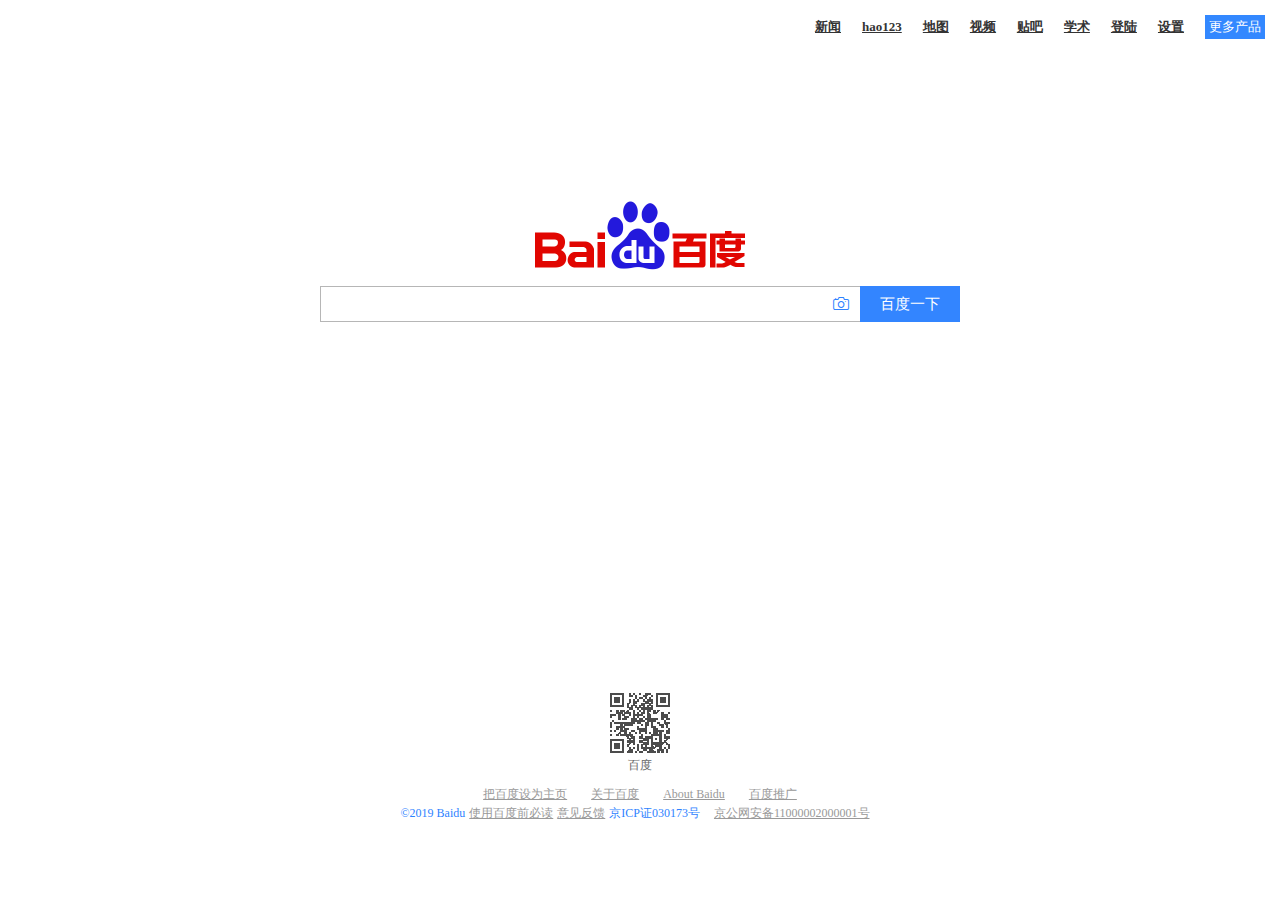
<file: 百度首页/index.html>
<!DOCTYPE html>
<html>
	<head>
		<meta charset="UTF-8">
		<title>百度一下，你就知道</title>
	</head>
	<link rel="stylesheet" type="text/css" href="./CSS/style.css"/>
	<link rel="stylesheet" href="./CSS/zhaoxiangji/iconfont.css">
	<link rel="stylesheet" href="./CSS/list/iconfont.css">
	<link rel="stylesheet" href="./CSS/qq/iconfont.css">
	<body>
		
		<nav>
			<a href="">新闻</a>
			<a href="">hao123</a>
			<a href="">地图</a>
			<a href="">视频</a>
			<a href="">贴吧</a>
			<a href="">学术</a>
			<a href="#" id="login">登陆</a>
			<div class="setting">
				<a href="" class="a">设置</a>
				<div class="option">
					<div class="sign2"></div>
					<div class="sign1"></div>
					<a href="">搜索设置</a>
					<a href="">高级搜索</a>
					<a href="">关闭预测</a>
					<a href="">隐私设置</a>
				</div>
			</div>
			<div class="more">更多产品</div>
		</nav>
		<div class="aside">
			<h6>更多产品</h6>
			<ul>
				<li>
					<a href="">
						<img src="images/nuomi.png"/>
						<span>糯米</span>
					</a>
				</li>
				<li>
					<a href="">
						<img src="images/qqjt.png"/>
						<span>音乐</span>
					</a>
				</li>
				<li>
					<a href="">
						<img src="images/image.png"/>

						<span>图片</span>
					</a>
				</li>
				<li>
					<a href="">
						<img src="images/zhidao.png"/>
						<span>知道</span>
					</a>
				</li>
				<li>
					<a href="">
						<img src="images/wenku.png"/>
						<span>文库</span>
					</a>
				</li>
				<li>
					<a href="">
						<img src="images/fengyunbang.png"/>
						<span>风云榜</span>
					</a>
				</li>
			</ul>
			<a href="" class="all">全部产品>></a>
		</div>
		<div class="content">
			<div class="search">
				<div class="logo">
					<img src="./images/bd_logo1.png"/>
				</div>
				<div class="context">
					<div class="inwrap">
						<input type="text" id="" value="" />
						<span class="iconfont icon-shumajiadian"></span>
					</div>
					<ul class="keywords"></ul>
					<div class="bd">百度一下</div>
				</div>
			</div>
			<div class="footer">
				<div class="code">
					<img src="./images/code.png"/>
					<br />
					百度
				</div>
				<p>
					<a href="">把百度设为主页</a>
					<a href="">关于百度</a>
					<a href="">About  Baidu</a>
					<a href="">百度推广</a>
				</p>
				<p>
					<span class="cmr">©2019 Baidu</span>
					<a href="" class="cmr">使用百度前必读</a>
					<a href="" class="cmr">意见反馈</a>
					<span class="cmr">京ICP证030173号</span>
					<a href="">京公网安备11000002000001号</a>
				</p>
			</div>
		</div>
			
		
		
		
		
		<script src="./JS/script.js" type="text/javascript" charset="utf-8"></script>
		
	</body>
</html>
</file>
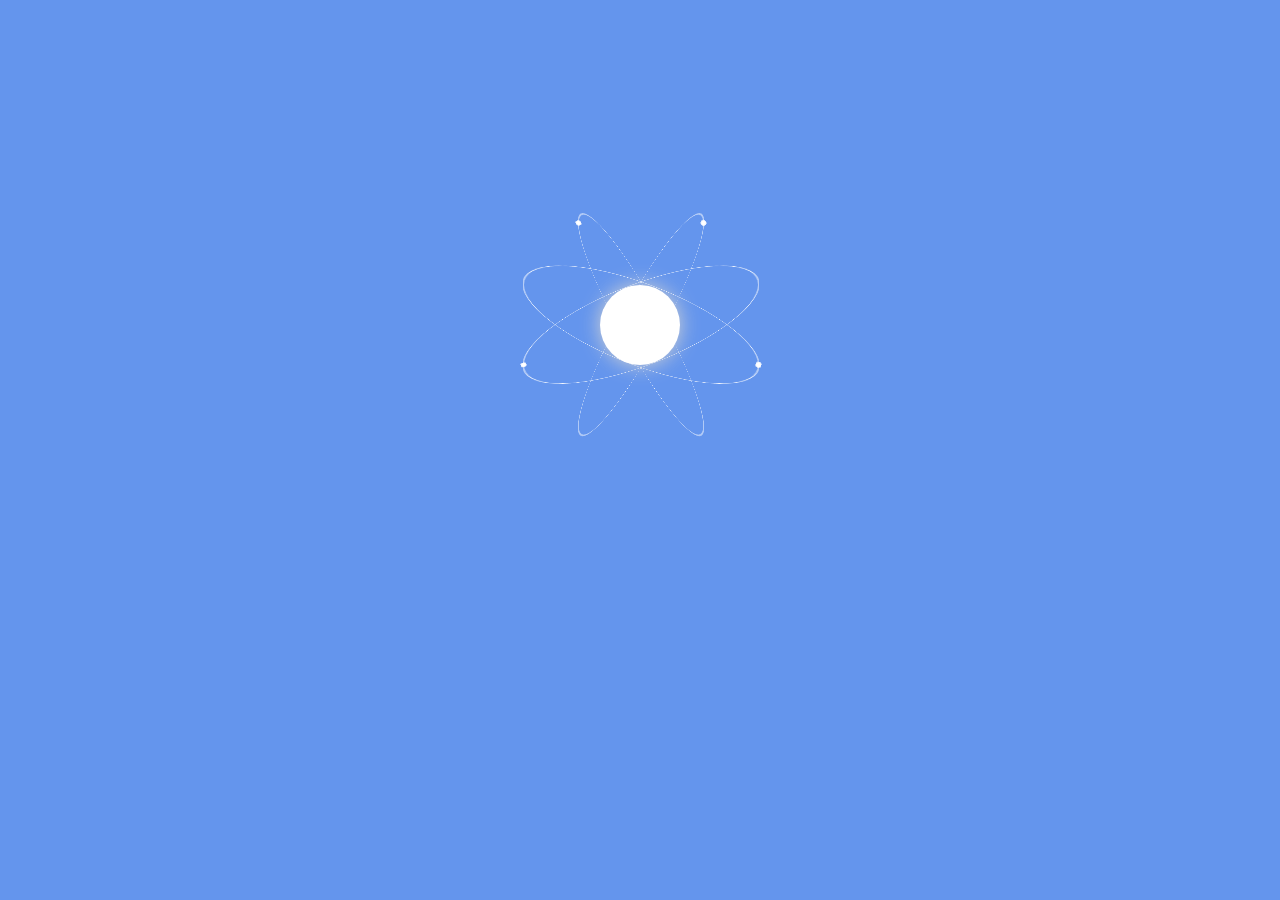
<file: 3d旋转体.html>
<!DOCTYPE html>
<html>
	<head>
		<meta charset="UTF-8">
		<title></title>
		<style type="text/css">
			*{
				padding: 0;
				margin: 0;
			}
			body{
				background-color: cornflowerblue;
			}
			.wrap{
				margin: 200px auto;
				width: 250px;
				height: 250px;
				position: relative;
				transform-style: preserve-3d;
				transform: rotateX(110deg);
			}
			.circle{
				width: 80px;
				height: 80px;
				background-color: #fff;
				border-radius: 50%;
				box-shadow: 0 0 20px lightgray;
				position: absolute;
				top: 50%;
				margin-top: -40px;
				left: 50%;
				margin-left: -40px;
				transform: rotateX(70deg);
				animation: circle 2s linear infinite;
			}
			@keyframes circle{
				from{box-shadow: 0 0 0px lightgray;}
				to{box-shadow: 0 0 40px lightgray;}
			}
			.x1{
				transform-style: preserve-3d;
				width: 250px;
				height: 250px;
				border-radius: 50%;
				border: 1px solid #fff;
				position: absolute;
				transform: rotateY(60deg);
				animation: x1 2s linear infinite 0.3s;
			}
			@keyframes x1{
				from{transform: rotateY(60deg) rotateZ(0deg);}
				to{transform: rotateY(60deg) rotateZ(360deg);}
			}
			.x1::after{
				content: '';
				display: block;
				width: 6px;
				height: 6px;
				border-radius: 50%;
				background-color: #FFFFFF;
				transform-style: preserve-3d;
				position: absolute;
				left: -3px;
				top: 50%;
				margin-top: -3px;
				transform: rotateX(110deg);
			}
			.x2{
				transform-style: preserve-3d;
				width: 250px;
				height: 250px;
				border-radius: 50%;
				border: 1px solid #fff;
				position: absolute;
				transform: rotateY(120deg);
				animation: x2 2s linear infinite 1.6s;
			}
			@keyframes x2{
				from{transform: rotateY(120deg) rotateZ(0deg);}
				to{transform: rotateY(120deg) rotateZ(360deg);}
			}
			.x2::after{
				content: '';
				display: block;
				width: 6px;
				height: 6px;
				border-radius: 50%;
				background-color: #FFFFFF;
				transform-style: preserve-3d;
				position: absolute;
				left: -3px;
				top: 50%;
				margin-top: -3px;
				transform: rotateX(110deg);
				
			}
			.x3{
				transform-style: preserve-3d;
				width: 250px;
				height: 250px;
				border-radius: 50%;
				border: 1px solid #fff;
				position: absolute;
				transform: rotateY(200deg);
				animation: x3 2s linear infinite 1s;
			}
			@keyframes x3{
				from{transform: rotateY(200deg) rotateZ(0deg);}
				to{transform: rotateY(200deg) rotateZ(360deg);}
			}
			.x3::after{
				content: '';
				display: block;
				width: 6px;
				height: 6px;
				border-radius: 50%;
				background-color: #FFFFFF;
				transform-style: preserve-3d;
				position: absolute;
				left: -3px;
				top: 50%;
				margin-top: -3px;
				transform: rotateX(110deg);
				
			}
			.x4{
				transform-style: preserve-3d;
				width: 250px;
				height: 250px;
				border-radius: 50%;
				border: 1px solid #fff;
				position: absolute;
				transform: rotateY(340deg);
				animation: x4 2s linear infinite 2s;
			}
			@keyframes x4{
				from{transform: rotateY(340deg) rotateZ(0deg);}
				to{transform: rotateY(340deg) rotateZ(360deg);}
			}
			.x4::after{
				content: '';
				display: block;
				width: 6px;
				height: 6px;
				border-radius: 50%;
				background-color: #FFFFFF;
				transform-style: preserve-3d;
				position: absolute;
				left: -3px;
				top: 50%;
				margin-top: -3px;
				transform: rotateX(110deg);
				
			}
		
		</style>
	</head>
	<body>
		<div class="wrap">
			<div class="circle"></div>
			<div class="x1"></div>
			<div class="x2"></div>
			<div class="x3"></div>
			<div class="x4"></div>
		</div>
		
	</body>
</html>
</file>
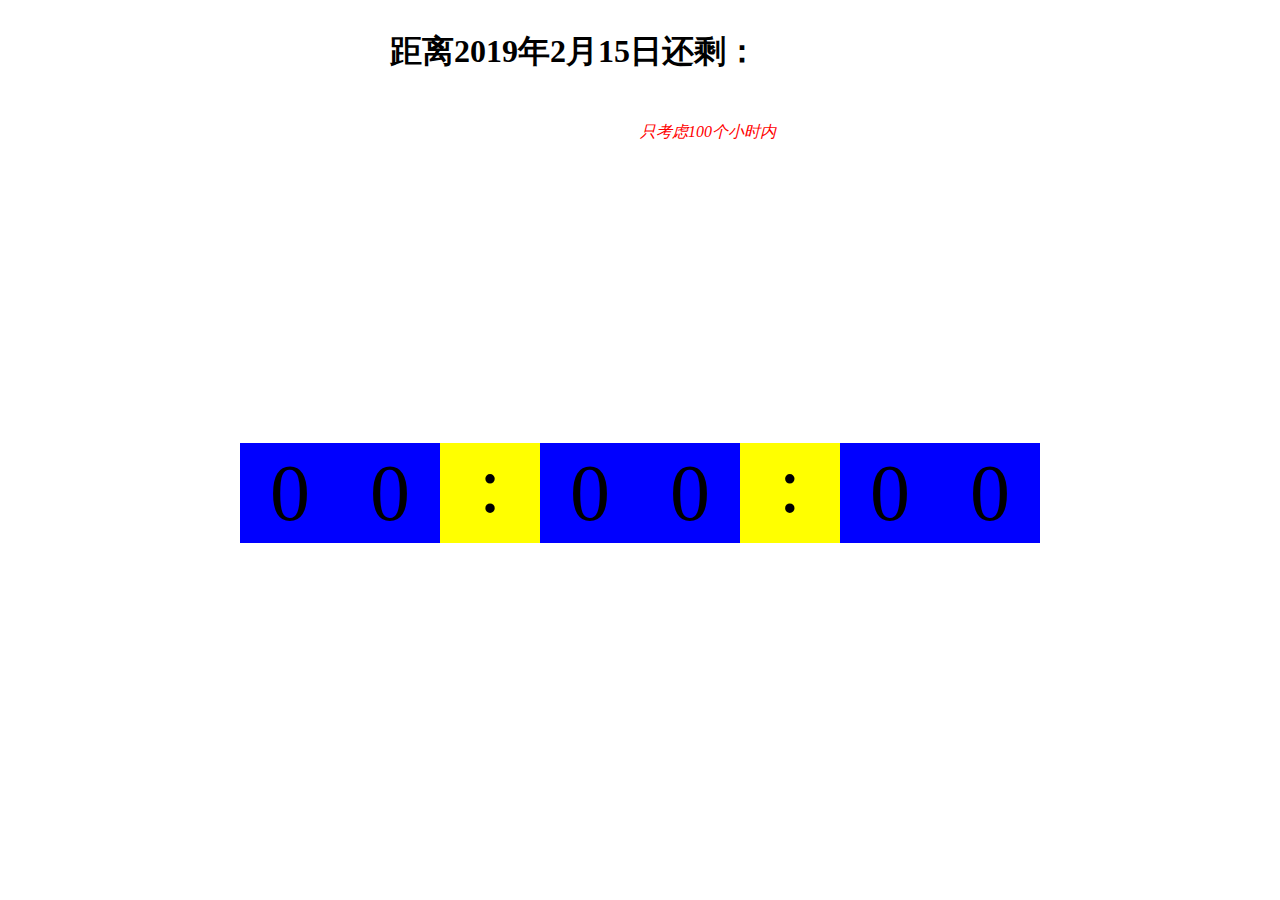
<file: 倒计时.html>
<!DOCTYPE html>
<html>
	<head>
		<meta charset="UTF-8">
		<title></title>
		<style type="text/css">
			*{
				padding: 0;
				margin: 0;
			}
			h1{
				width: 500px;
				margin: 30px auto;
			}
			.time{
				width: 800px;
				height: 100px;
				background-color: yellow;
				margin: 300px auto;
				display: flex;
				justify-content: space-between;
			}
			.time-item{
				height: 100px;
				width: 200px;
				text-align: center;
				line-height: 100px;
				float: left;
				overflow: hidden;
			}
			.time-item>div{
				width: 100px;
				float: left;
			}
			span{
				font-size: 80px;
				display: block;
				height: 100px;
				background-color: blue;
			}
			.seg{
				font-size: 80px;
				font-style: normal;
				line-height: 85px;
			}
			.ani{
				transition: margin 0.3s;
			}
			em{
				display: block;
				margin-left: 50%;
				color: red;
			}
		</style>
	</head>
	<body>
		<h1>距离2019年2月15日还剩：</h1>
		<br />
		<em>
			只考虑100个小时内
		</em>
		
		<div class="time">
			<div class="time-item">
				<div id="hour-s" class="ani">
					<span>0</span>
					<span>1</span>
					<span>2</span>
					<span>3</span>
					<span>4</span>
					<span>5</span>
					<span>6</span>
					<span>7</span>
					<span>8</span>
					<span>9</span>
					<span>0</span>
				</div>
				<div id="hour-g" class="ani">
					<span>0</span>
					<span>1</span>
					<span>2</span>
					<span>3</span>
					<span>4</span>
					<span>5</span>
					<span>6</span>
					<span>7</span>
					<span>8</span>
					<span>9</span>
					<span>0</span>
				</div>
			</div>
			<div class="seg">:</div>
			<div class="time-item">
				<div id="minute-s" class="ani">
					<span>0</span>
					<span>1</span>
					<span>2</span>
					<span>3</span>
					<span>4</span>
					<span>5</span>
					<span>0</span>
				</div>
				<div id="minute-g" class="ani">
					<span>0</span>
					<span>1</span>
					<span>2</span>
					<span>3</span>
					<span>4</span>
					<span>5</span>
					<span>6</span>
					<span>7</span>
					<span>8</span>
					<span>9</span>
					<span>0</span>
				</div>
			</div>
			<div class="seg">:</div>
			<div class="time-item">
				<div id="second-s" class="ani">
					<span>0</span>
					<span>1</span>
					<span>2</span>
					<span>3</span>
					<span>4</span>
					<span>5</span>
					<span>0</span>
				</div>
				<div id="second-g" class="ani">
					<span>0</span>
					<span>1</span>
					<span>2</span>
					<span>3</span>
					<span>4</span>
					<span>5</span>
					<span>6</span>
					<span>7</span>
					<span>8</span>
					<span>9</span>
					<span>0</span>
				</div>
			
			</div>
		</div>
		
		<script type="text/javascript">
			
			
			var hs = document.getElementById("hour-s");
			var hg = document.getElementById("hour-g");
			var ms = document.getElementById("minute-s");
			var mg = document.getElementById("minute-g");
			var ss = document.getElementById("second-s");
			var sg = document.getElementById("second-g");
			
			setInterval(function(){
	//			获取现在时间时间戳:
				var time = new Date();
				var timeNow = time.getTime();
				var h = time.getHours();
				var m = time.getMinutes();
				var s = time.getSeconds();
	//			获取目标时间时间戳:
				var last = new Date(2019,01,15);
				var lastTime = last.getTime();
	//			获得目标时间与现在时间的时间差:
				var diff = lastTime - timeNow;
				var hours = parseInt(diff / (60*60*1000));
				diff = diff%(60*60*1000);
				var minutes = parseInt(diff / (60*1000));
				diff = diff%(60*1000);
				var seconds = parseInt(diff / (1000));
				
	//			获得hours的margintop值:
				var mths = ((hours - (hours % 10)) / 10)*100;
				if (mths == 0) {
					hs.style.marginTop = 0 + 'px';
					setTimeout(function(){
						hs.style.transition = 'none';
						hs.style.marginTop = -1000 + 'px';
					},300)
				}else{
					hs.style.transition = 'margin 0.3s linear';
					hs.style.marginTop = -mths + 'px';
				}
				var mthg = (hours % 10)*100; 
				if (mthg == 0) {
					hg.style.marginTop = 0 + 'px';
					setTimeout(function(){
						hg.style.transition = 'none';
						hg.style.marginTop = -1000 + 'px';
					},300)
				}else{
					hg.style.transition = 'margin 0.3s linear';
					hg.style.marginTop = -mthg + 'px';
				}
	//			获得minutes的margintop值:
				var mtms = ((minutes - (minutes % 10)) / 10)*100;
				if (mtms == 0) {
					mg.style.marginTop = 0 + 'px';
					setTimeout(function(){
						mg.style.transition = 'none';
						mg.style.marginTop = -600 + 'px';
					},300)
				}else{
					ms.style.transition = 'margin 0.3s linear';
					ms.style.marginTop = -mtms + 'px';
				}
				var mtmg = (minutes % 10)*100; 
				if (mtmg == 0) {
					sg.style.marginTop = 0 + 'px';
					setTimeout(function(){
						mg.style.transition = 'none';
						mg.style.marginTop = -1000 + 'px';
					},300)
				}else{
					mg.style.transition = 'margin 0.3s linear';
					mg.style.marginTop = -mtmg + 'px';
				}
	//			获得seconds的margintop值:
				var mtss = ((seconds - (seconds % 10)) / 10)*100;
				if (mtss == 0) {
					ss.style.marginTop = 0 + 'px';
					setTimeout(function(){
						ss.style.transition = 'none';
						ss.style.marginTop = -600 + 'px';
					},300)
				}else{
					ss.style.transition = 'margin 0.3s linear';
					ss.style.marginTop = -mtss + 'px';
				}
				var mtsg = (seconds % 10)*100; 
				if (mtsg == 0) {
					sg.style.marginTop = 0 + 'px';
					setTimeout(function(){
						sg.style.transition = 'none';
						sg.style.marginTop = -1000 + 'px';
					},300)
				}else{
					sg.style.transition = 'margin 0.3s';
					sg.style.marginTop = -mtsg + 'px';
				}
			},1000)
			
			
		</script>
		
	</body>
</html>
</file>
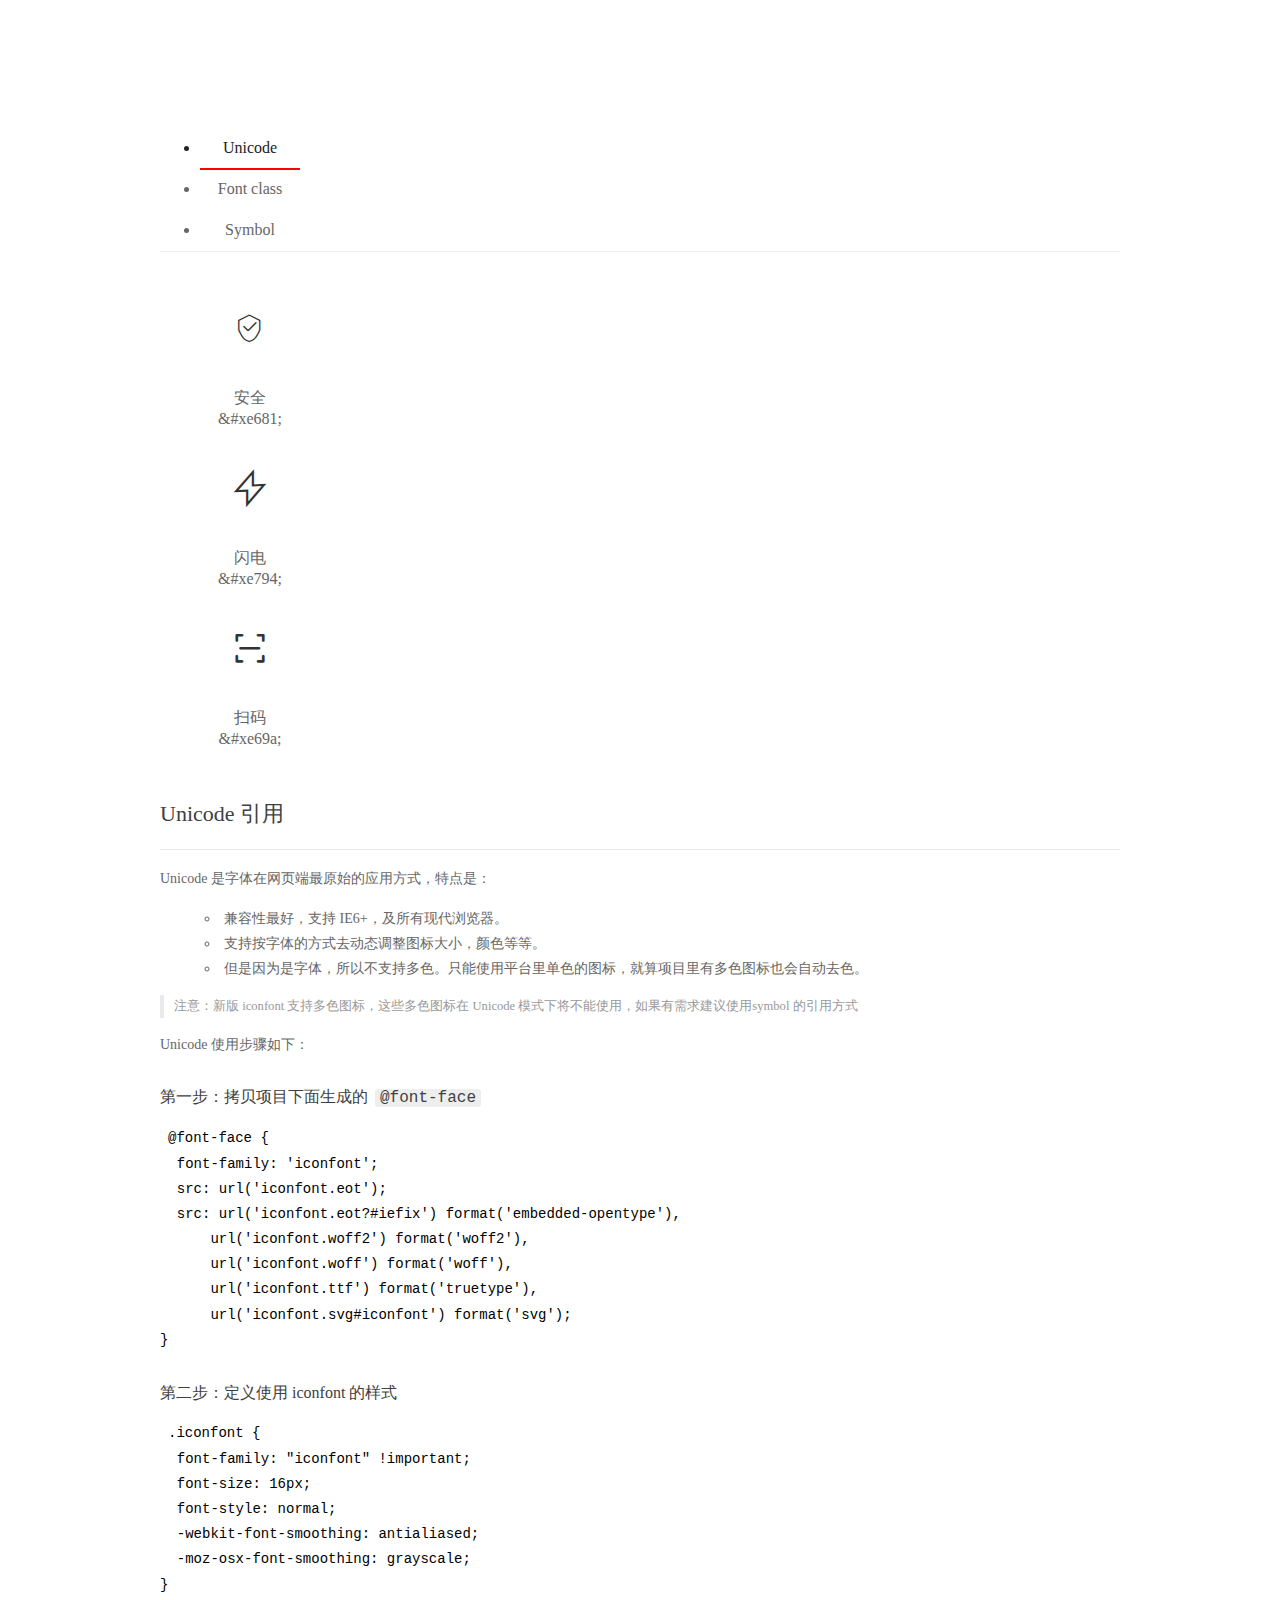
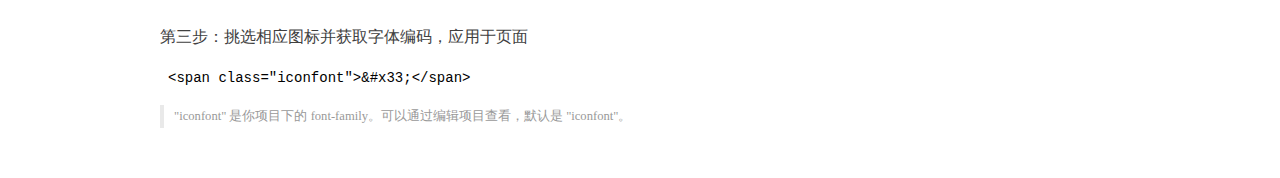
<file: 百度首页/CSS/list/demo_index.html>
<!DOCTYPE html>
<html>
<head>
  <meta charset="utf-8"/>
  <title>IconFont Demo</title>
  <link rel="shortcut icon" href="https://gtms04.alicdn.com/tps/i4/TB1_oz6GVXXXXaFXpXXJDFnIXXX-64-64.ico" type="image/x-icon"/>
  <link rel="stylesheet" href="https://g.alicdn.com/thx/cube/1.3.2/cube.min.css">
  <link rel="stylesheet" href="demo.css">
  <link rel="stylesheet" href="iconfont.css">
  <script src="iconfont.js"></script>
  <!-- jQuery -->
  <script src="https://a1.alicdn.com/oss/uploads/2018/12/26/7bfddb60-08e8-11e9-9b04-53e73bb6408b.js"></script>
  <!-- 代码高亮 -->
  <script src="https://a1.alicdn.com/oss/uploads/2018/12/26/a3f714d0-08e6-11e9-8a15-ebf944d7534c.js"></script>
</head>
<body>
  <div class="main">
    <h1 class="logo"><a href="https://www.iconfont.cn/" title="iconfont 首页" target="_blank">&#xe86b;</a></h1>
    <div class="nav-tabs">
      <ul id="tabs" class="dib-box">
        <li class="dib active"><span>Unicode</span></li>
        <li class="dib"><span>Font class</span></li>
        <li class="dib"><span>Symbol</span></li>
      </ul>
      
    </div>
    <div class="tab-container">
      <div class="content unicode" style="display: block;">
          <ul class="icon_lists dib-box">
          
            <li class="dib">
              <span class="icon iconfont">&#xe681;</span>
                <div class="name">安全</div>
                <div class="code-name">&amp;#xe681;</div>
              </li>
          
            <li class="dib">
              <span class="icon iconfont">&#xe794;</span>
                <div class="name">闪电</div>
                <div class="code-name">&amp;#xe794;</div>
              </li>
          
            <li class="dib">
              <span class="icon iconfont">&#xe69a;</span>
                <div class="name">扫码</div>
                <div class="code-name">&amp;#xe69a;</div>
              </li>
          
          </ul>
          <div class="article markdown">
          <h2 id="unicode-">Unicode 引用</h2>
          <hr>

          <p>Unicode 是字体在网页端最原始的应用方式，特点是：</p>
          <ul>
            <li>兼容性最好，支持 IE6+，及所有现代浏览器。</li>
            <li>支持按字体的方式去动态调整图标大小，颜色等等。</li>
            <li>但是因为是字体，所以不支持多色。只能使用平台里单色的图标，就算项目里有多色图标也会自动去色。</li>
          </ul>
          <blockquote>
            <p>注意：新版 iconfont 支持多色图标，这些多色图标在 Unicode 模式下将不能使用，如果有需求建议使用symbol 的引用方式</p>
          </blockquote>
          <p>Unicode 使用步骤如下：</p>
          <h3 id="-font-face">第一步：拷贝项目下面生成的 <code>@font-face</code></h3>
<pre><code class="language-css"
>@font-face {
  font-family: 'iconfont';
  src: url('iconfont.eot');
  src: url('iconfont.eot?#iefix') format('embedded-opentype'),
      url('iconfont.woff2') format('woff2'),
      url('iconfont.woff') format('woff'),
      url('iconfont.ttf') format('truetype'),
      url('iconfont.svg#iconfont') format('svg');
}
</code></pre>
          <h3 id="-iconfont-">第二步：定义使用 iconfont 的样式</h3>
<pre><code class="language-css"
>.iconfont {
  font-family: "iconfont" !important;
  font-size: 16px;
  font-style: normal;
  -webkit-font-smoothing: antialiased;
  -moz-osx-font-smoothing: grayscale;
}
</code></pre>
          <h3 id="-">第三步：挑选相应图标并获取字体编码，应用于页面</h3>
<pre>
<code class="language-html"
>&lt;span class="iconfont"&gt;&amp;#x33;&lt;/span&gt;
</code></pre>
          <blockquote>
            <p>"iconfont" 是你项目下的 font-family。可以通过编辑项目查看，默认是 "iconfont"。</p>
          </blockquote>
          </div>
      </div>
      <div class="content font-class">
        <ul class="icon_lists dib-box">
          
          <li class="dib">
            <span class="icon iconfont icon-webicon203"></span>
            <div class="name">
              安全
            </div>
            <div class="code-name">.icon-webicon203
            </div>
          </li>
          
          <li class="dib">
            <span class="icon iconfont icon-lightning"></span>
            <div class="name">
              闪电
            </div>
            <div class="code-name">.icon-lightning
            </div>
          </li>
          
          <li class="dib">
            <span class="icon iconfont icon-Group-"></span>
            <div class="name">
              扫码
            </div>
            <div class="code-name">.icon-Group-
            </div>
          </li>
          
        </ul>
        <div class="article markdown">
        <h2 id="font-class-">font-class 引用</h2>
        <hr>

        <p>font-class 是 Unicode 使用方式的一种变种，主要是解决 Unicode 书写不直观，语意不明确的问题。</p>
        <p>与 Unicode 使用方式相比，具有如下特点：</p>
        <ul>
          <li>兼容性良好，支持 IE8+，及所有现代浏览器。</li>
          <li>相比于 Unicode 语意明确，书写更直观。可以很容易分辨这个 icon 是什么。</li>
          <li>因为使用 class 来定义图标，所以当要替换图标时，只需要修改 class 里面的 Unicode 引用。</li>
          <li>不过因为本质上还是使用的字体，所以多色图标还是不支持的。</li>
        </ul>
        <p>使用步骤如下：</p>
        <h3 id="-fontclass-">第一步：引入项目下面生成的 fontclass 代码：</h3>
<pre><code class="language-html">&lt;link rel="stylesheet" href="./iconfont.css"&gt;
</code></pre>
        <h3 id="-">第二步：挑选相应图标并获取类名，应用于页面：</h3>
<pre><code class="language-html">&lt;span class="iconfont icon--xxx"&gt;&lt;/span&gt;
</code></pre>
        <blockquote>
          <p>"
            iconfont" 是你项目下的 font-family。可以通过编辑项目查看，默认是 "iconfont"。</p>
        </blockquote>
      </div>
      </div>
      <div class="content symbol">
          <ul class="icon_lists dib-box">
          
            <li class="dib">
                <svg class="icon svg-icon" aria-hidden="true">
                  <use xlink:href="#icon-webicon203"></use>
                </svg>
                <div class="name">安全</div>
                <div class="code-name">#icon-webicon203</div>
            </li>
          
            <li class="dib">
                <svg class="icon svg-icon" aria-hidden="true">
                  <use xlink:href="#icon-lightning"></use>
                </svg>
                <div class="name">闪电</div>
                <div class="code-name">#icon-lightning</div>
            </li>
          
            <li class="dib">
                <svg class="icon svg-icon" aria-hidden="true">
                  <use xlink:href="#icon-Group-"></use>
                </svg>
                <div class="name">扫码</div>
                <div class="code-name">#icon-Group-</div>
            </li>
          
          </ul>
          <div class="article markdown">
          <h2 id="symbol-">Symbol 引用</h2>
          <hr>

          <p>这是一种全新的使用方式，应该说这才是未来的主流，也是平台目前推荐的用法。相关介绍可以参考这篇<a href="">文章</a>
            这种用法其实是做了一个 SVG 的集合，与另外两种相比具有如下特点：</p>
          <ul>
            <li>支持多色图标了，不再受单色限制。</li>
            <li>通过一些技巧，支持像字体那样，通过 <code>font-size</code>, <code>color</code> 来调整样式。</li>
            <li>兼容性较差，支持 IE9+，及现代浏览器。</li>
            <li>浏览器渲染 SVG 的性能一般，还不如 png。</li>
          </ul>
          <p>使用步骤如下：</p>
          <h3 id="-symbol-">第一步：引入项目下面生成的 symbol 代码：</h3>
<pre><code class="language-html">&lt;script src="./iconfont.js"&gt;&lt;/script&gt;
</code></pre>
          <h3 id="-css-">第二步：加入通用 CSS 代码（引入一次就行）：</h3>
<pre><code class="language-html">&lt;style&gt;
.icon {
  width: 1em;
  height: 1em;
  vertical-align: -0.15em;
  fill: currentColor;
  overflow: hidden;
}
&lt;/style&gt;
</code></pre>
          <h3 id="-">第三步：挑选相应图标并获取类名，应用于页面：</h3>
<pre><code class="language-html">&lt;svg class="icon" aria-hidden="true"&gt;
  &lt;use xlink:href="#icon-xxx"&gt;&lt;/use&gt;
&lt;/svg&gt;
</code></pre>
          </div>
      </div>

    </div>
  </div>
  <script>
  $(document).ready(function () {
      $('.tab-container .content:first').show()

      $('#tabs li').click(function (e) {
        var tabContent = $('.tab-container .content')
        var index = $(this).index()

        if ($(this).hasClass('active')) {
          return
        } else {
          $('#tabs li').removeClass('active')
          $(this).addClass('active')

          tabContent.hide().eq(index).fadeIn()
        }
      })
    })
  </script>
</body>
</html>
</file>
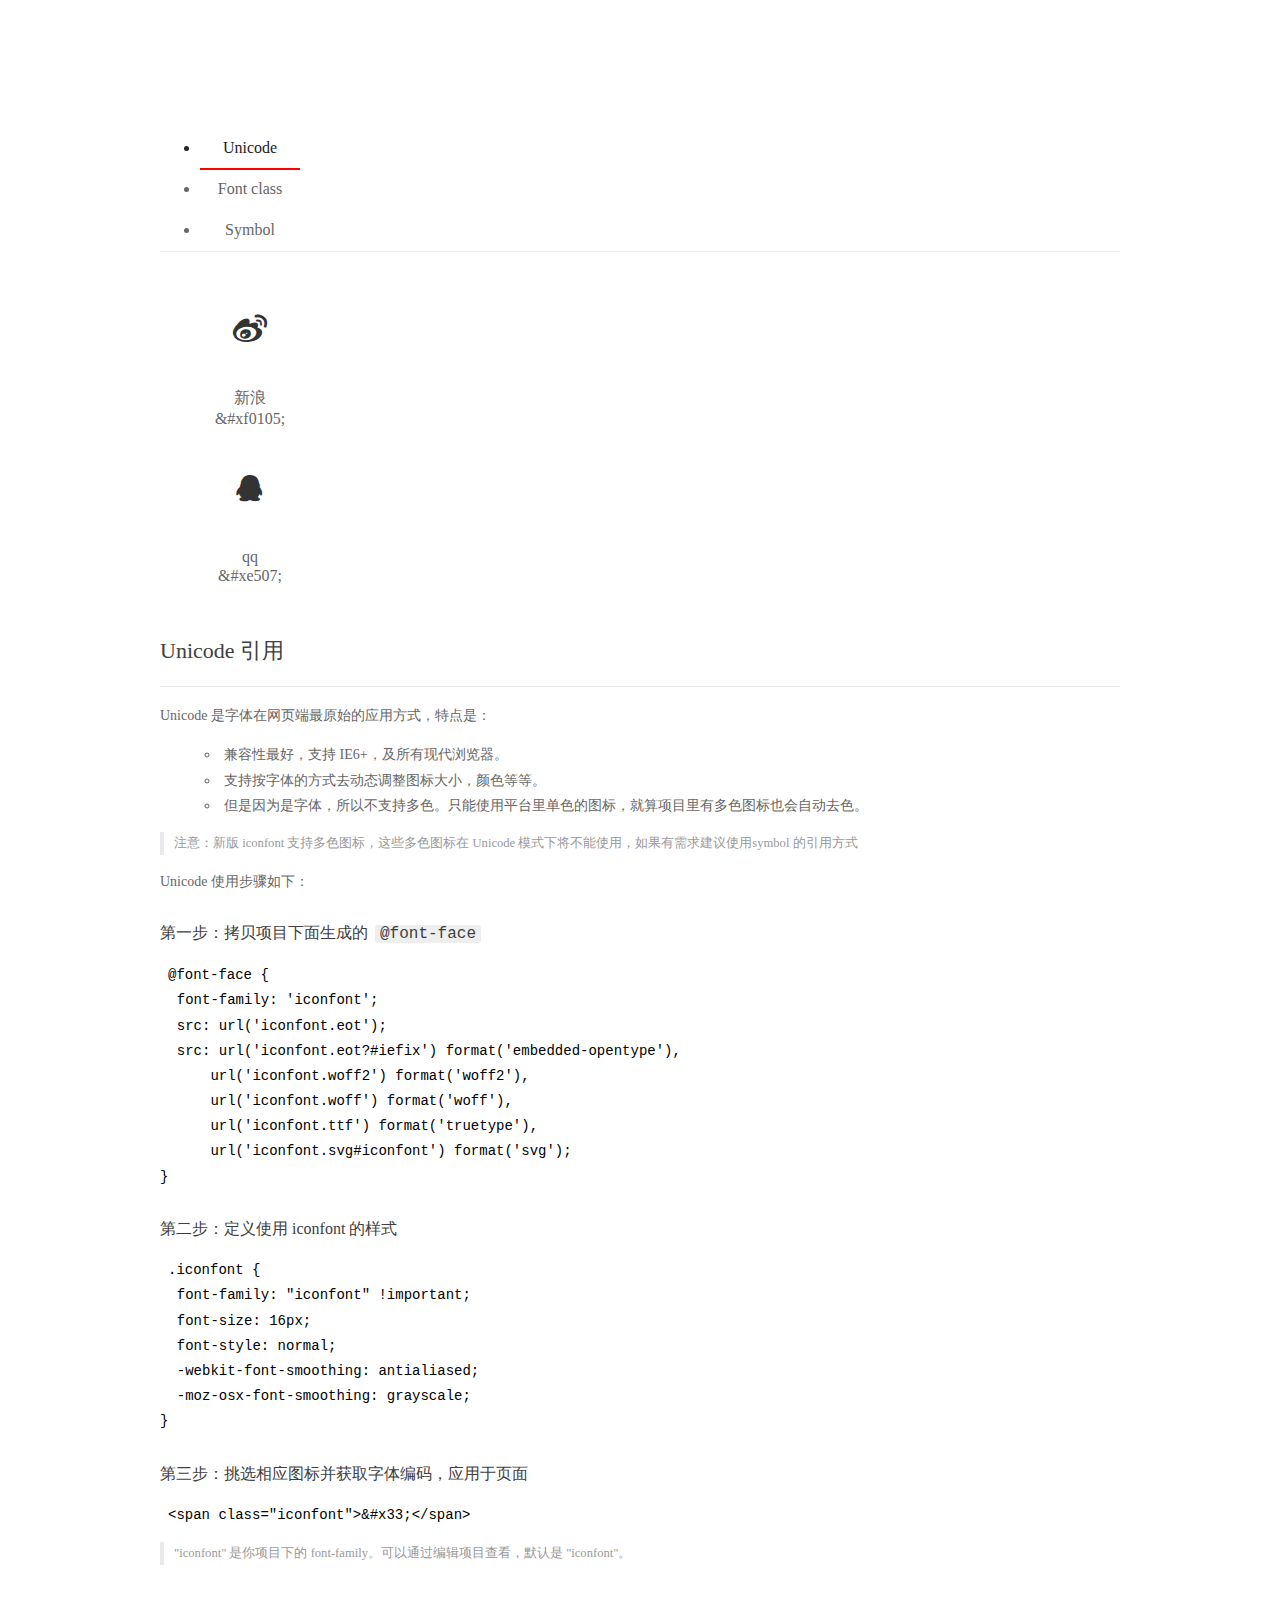
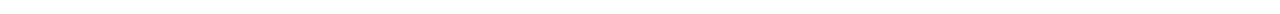
<file: 百度首页/CSS/qq/demo_index.html>
<!DOCTYPE html>
<html>
<head>
  <meta charset="utf-8"/>
  <title>IconFont Demo</title>
  <link rel="shortcut icon" href="https://gtms04.alicdn.com/tps/i4/TB1_oz6GVXXXXaFXpXXJDFnIXXX-64-64.ico" type="image/x-icon"/>
  <link rel="stylesheet" href="https://g.alicdn.com/thx/cube/1.3.2/cube.min.css">
  <link rel="stylesheet" href="demo.css">
  <link rel="stylesheet" href="iconfont.css">
  <script src="iconfont.js"></script>
  <!-- jQuery -->
  <script src="https://a1.alicdn.com/oss/uploads/2018/12/26/7bfddb60-08e8-11e9-9b04-53e73bb6408b.js"></script>
  <!-- 代码高亮 -->
  <script src="https://a1.alicdn.com/oss/uploads/2018/12/26/a3f714d0-08e6-11e9-8a15-ebf944d7534c.js"></script>
</head>
<body>
  <div class="main">
    <h1 class="logo"><a href="https://www.iconfont.cn/" title="iconfont 首页" target="_blank">&#xe86b;</a></h1>
    <div class="nav-tabs">
      <ul id="tabs" class="dib-box">
        <li class="dib active"><span>Unicode</span></li>
        <li class="dib"><span>Font class</span></li>
        <li class="dib"><span>Symbol</span></li>
      </ul>
      
    </div>
    <div class="tab-container">
      <div class="content unicode" style="display: block;">
          <ul class="icon_lists dib-box">
          
            <li class="dib">
              <span class="icon iconfont">&#xf0105;</span>
                <div class="name">新浪</div>
                <div class="code-name">&amp;#xf0105;</div>
              </li>
          
            <li class="dib">
              <span class="icon iconfont">&#xe507;</span>
                <div class="name">qq</div>
                <div class="code-name">&amp;#xe507;</div>
              </li>
          
          </ul>
          <div class="article markdown">
          <h2 id="unicode-">Unicode 引用</h2>
          <hr>

          <p>Unicode 是字体在网页端最原始的应用方式，特点是：</p>
          <ul>
            <li>兼容性最好，支持 IE6+，及所有现代浏览器。</li>
            <li>支持按字体的方式去动态调整图标大小，颜色等等。</li>
            <li>但是因为是字体，所以不支持多色。只能使用平台里单色的图标，就算项目里有多色图标也会自动去色。</li>
          </ul>
          <blockquote>
            <p>注意：新版 iconfont 支持多色图标，这些多色图标在 Unicode 模式下将不能使用，如果有需求建议使用symbol 的引用方式</p>
          </blockquote>
          <p>Unicode 使用步骤如下：</p>
          <h3 id="-font-face">第一步：拷贝项目下面生成的 <code>@font-face</code></h3>
<pre><code class="language-css"
>@font-face {
  font-family: 'iconfont';
  src: url('iconfont.eot');
  src: url('iconfont.eot?#iefix') format('embedded-opentype'),
      url('iconfont.woff2') format('woff2'),
      url('iconfont.woff') format('woff'),
      url('iconfont.ttf') format('truetype'),
      url('iconfont.svg#iconfont') format('svg');
}
</code></pre>
          <h3 id="-iconfont-">第二步：定义使用 iconfont 的样式</h3>
<pre><code class="language-css"
>.iconfont {
  font-family: "iconfont" !important;
  font-size: 16px;
  font-style: normal;
  -webkit-font-smoothing: antialiased;
  -moz-osx-font-smoothing: grayscale;
}
</code></pre>
          <h3 id="-">第三步：挑选相应图标并获取字体编码，应用于页面</h3>
<pre>
<code class="language-html"
>&lt;span class="iconfont"&gt;&amp;#x33;&lt;/span&gt;
</code></pre>
          <blockquote>
            <p>"iconfont" 是你项目下的 font-family。可以通过编辑项目查看，默认是 "iconfont"。</p>
          </blockquote>
          </div>
      </div>
      <div class="content font-class">
        <ul class="icon_lists dib-box">
          
          <li class="dib">
            <span class="icon iconfont icon-xinlang"></span>
            <div class="name">
              新浪
            </div>
            <div class="code-name">.icon-xinlang
            </div>
          </li>
          
          <li class="dib">
            <span class="icon iconfont icon-qq"></span>
            <div class="name">
              qq
            </div>
            <div class="code-name">.icon-qq
            </div>
          </li>
          
        </ul>
        <div class="article markdown">
        <h2 id="font-class-">font-class 引用</h2>
        <hr>

        <p>font-class 是 Unicode 使用方式的一种变种，主要是解决 Unicode 书写不直观，语意不明确的问题。</p>
        <p>与 Unicode 使用方式相比，具有如下特点：</p>
        <ul>
          <li>兼容性良好，支持 IE8+，及所有现代浏览器。</li>
          <li>相比于 Unicode 语意明确，书写更直观。可以很容易分辨这个 icon 是什么。</li>
          <li>因为使用 class 来定义图标，所以当要替换图标时，只需要修改 class 里面的 Unicode 引用。</li>
          <li>不过因为本质上还是使用的字体，所以多色图标还是不支持的。</li>
        </ul>
        <p>使用步骤如下：</p>
        <h3 id="-fontclass-">第一步：引入项目下面生成的 fontclass 代码：</h3>
<pre><code class="language-html">&lt;link rel="stylesheet" href="./iconfont.css"&gt;
</code></pre>
        <h3 id="-">第二步：挑选相应图标并获取类名，应用于页面：</h3>
<pre><code class="language-html">&lt;span class="iconfont icon--xxx"&gt;&lt;/span&gt;
</code></pre>
        <blockquote>
          <p>"
            iconfont" 是你项目下的 font-family。可以通过编辑项目查看，默认是 "iconfont"。</p>
        </blockquote>
      </div>
      </div>
      <div class="content symbol">
          <ul class="icon_lists dib-box">
          
            <li class="dib">
                <svg class="icon svg-icon" aria-hidden="true">
                  <use xlink:href="#icon-xinlang"></use>
                </svg>
                <div class="name">新浪</div>
                <div class="code-name">#icon-xinlang</div>
            </li>
          
            <li class="dib">
                <svg class="icon svg-icon" aria-hidden="true">
                  <use xlink:href="#icon-qq"></use>
                </svg>
                <div class="name">qq</div>
                <div class="code-name">#icon-qq</div>
            </li>
          
          </ul>
          <div class="article markdown">
          <h2 id="symbol-">Symbol 引用</h2>
          <hr>

          <p>这是一种全新的使用方式，应该说这才是未来的主流，也是平台目前推荐的用法。相关介绍可以参考这篇<a href="">文章</a>
            这种用法其实是做了一个 SVG 的集合，与另外两种相比具有如下特点：</p>
          <ul>
            <li>支持多色图标了，不再受单色限制。</li>
            <li>通过一些技巧，支持像字体那样，通过 <code>font-size</code>, <code>color</code> 来调整样式。</li>
            <li>兼容性较差，支持 IE9+，及现代浏览器。</li>
            <li>浏览器渲染 SVG 的性能一般，还不如 png。</li>
          </ul>
          <p>使用步骤如下：</p>
          <h3 id="-symbol-">第一步：引入项目下面生成的 symbol 代码：</h3>
<pre><code class="language-html">&lt;script src="./iconfont.js"&gt;&lt;/script&gt;
</code></pre>
          <h3 id="-css-">第二步：加入通用 CSS 代码（引入一次就行）：</h3>
<pre><code class="language-html">&lt;style&gt;
.icon {
  width: 1em;
  height: 1em;
  vertical-align: -0.15em;
  fill: currentColor;
  overflow: hidden;
}
&lt;/style&gt;
</code></pre>
          <h3 id="-">第三步：挑选相应图标并获取类名，应用于页面：</h3>
<pre><code class="language-html">&lt;svg class="icon" aria-hidden="true"&gt;
  &lt;use xlink:href="#icon-xxx"&gt;&lt;/use&gt;
&lt;/svg&gt;
</code></pre>
          </div>
      </div>

    </div>
  </div>
  <script>
  $(document).ready(function () {
      $('.tab-container .content:first').show()

      $('#tabs li').click(function (e) {
        var tabContent = $('.tab-container .content')
        var index = $(this).index()

        if ($(this).hasClass('active')) {
          return
        } else {
          $('#tabs li').removeClass('active')
          $(this).addClass('active')

          tabContent.hide().eq(index).fadeIn()
        }
      })
    })
  </script>
</body>
</html>
</file>
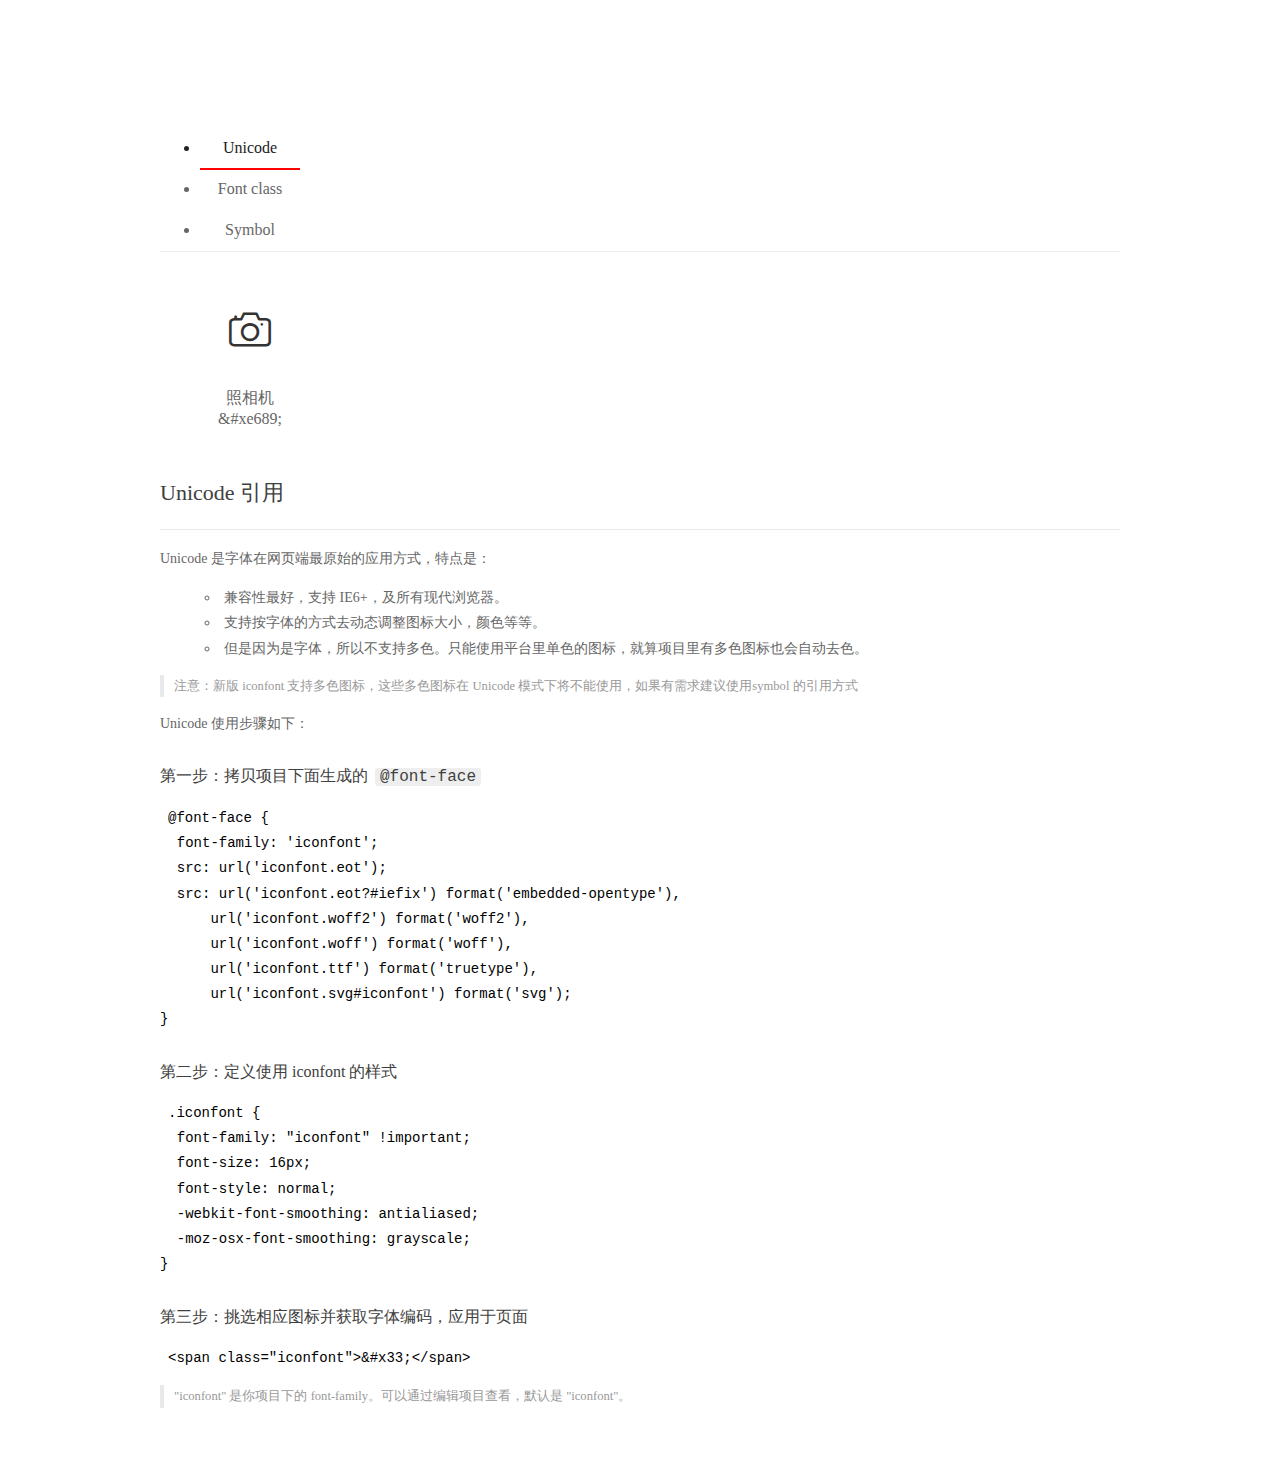
<file: 百度首页/CSS/zhaoxiangji/demo_index.html>
<!DOCTYPE html>
<html>
<head>
  <meta charset="utf-8"/>
  <title>IconFont Demo</title>
  <link rel="shortcut icon" href="https://gtms04.alicdn.com/tps/i4/TB1_oz6GVXXXXaFXpXXJDFnIXXX-64-64.ico" type="image/x-icon"/>
  <link rel="stylesheet" href="https://g.alicdn.com/thx/cube/1.3.2/cube.min.css">
  <link rel="stylesheet" href="demo.css">
  <link rel="stylesheet" href="iconfont.css">
  <script src="iconfont.js"></script>
  <!-- jQuery -->
  <script src="https://a1.alicdn.com/oss/uploads/2018/12/26/7bfddb60-08e8-11e9-9b04-53e73bb6408b.js"></script>
  <!-- 代码高亮 -->
  <script src="https://a1.alicdn.com/oss/uploads/2018/12/26/a3f714d0-08e6-11e9-8a15-ebf944d7534c.js"></script>
</head>
<body>
  <div class="main">
    <h1 class="logo"><a href="https://www.iconfont.cn/" title="iconfont 首页" target="_blank">&#xe86b;</a></h1>
    <div class="nav-tabs">
      <ul id="tabs" class="dib-box">
        <li class="dib active"><span>Unicode</span></li>
        <li class="dib"><span>Font class</span></li>
        <li class="dib"><span>Symbol</span></li>
      </ul>
      
    </div>
    <div class="tab-container">
      <div class="content unicode" style="display: block;">
          <ul class="icon_lists dib-box">
          
            <li class="dib">
              <span class="icon iconfont">&#xe689;</span>
                <div class="name">照相机</div>
                <div class="code-name">&amp;#xe689;</div>
              </li>
          
          </ul>
          <div class="article markdown">
          <h2 id="unicode-">Unicode 引用</h2>
          <hr>

          <p>Unicode 是字体在网页端最原始的应用方式，特点是：</p>
          <ul>
            <li>兼容性最好，支持 IE6+，及所有现代浏览器。</li>
            <li>支持按字体的方式去动态调整图标大小，颜色等等。</li>
            <li>但是因为是字体，所以不支持多色。只能使用平台里单色的图标，就算项目里有多色图标也会自动去色。</li>
          </ul>
          <blockquote>
            <p>注意：新版 iconfont 支持多色图标，这些多色图标在 Unicode 模式下将不能使用，如果有需求建议使用symbol 的引用方式</p>
          </blockquote>
          <p>Unicode 使用步骤如下：</p>
          <h3 id="-font-face">第一步：拷贝项目下面生成的 <code>@font-face</code></h3>
<pre><code class="language-css"
>@font-face {
  font-family: 'iconfont';
  src: url('iconfont.eot');
  src: url('iconfont.eot?#iefix') format('embedded-opentype'),
      url('iconfont.woff2') format('woff2'),
      url('iconfont.woff') format('woff'),
      url('iconfont.ttf') format('truetype'),
      url('iconfont.svg#iconfont') format('svg');
}
</code></pre>
          <h3 id="-iconfont-">第二步：定义使用 iconfont 的样式</h3>
<pre><code class="language-css"
>.iconfont {
  font-family: "iconfont" !important;
  font-size: 16px;
  font-style: normal;
  -webkit-font-smoothing: antialiased;
  -moz-osx-font-smoothing: grayscale;
}
</code></pre>
          <h3 id="-">第三步：挑选相应图标并获取字体编码，应用于页面</h3>
<pre>
<code class="language-html"
>&lt;span class="iconfont"&gt;&amp;#x33;&lt;/span&gt;
</code></pre>
          <blockquote>
            <p>"iconfont" 是你项目下的 font-family。可以通过编辑项目查看，默认是 "iconfont"。</p>
          </blockquote>
          </div>
      </div>
      <div class="content font-class">
        <ul class="icon_lists dib-box">
          
          <li class="dib">
            <span class="icon iconfont icon-shumajiadian"></span>
            <div class="name">
              照相机
            </div>
            <div class="code-name">.icon-shumajiadian
            </div>
          </li>
          
        </ul>
        <div class="article markdown">
        <h2 id="font-class-">font-class 引用</h2>
        <hr>

        <p>font-class 是 Unicode 使用方式的一种变种，主要是解决 Unicode 书写不直观，语意不明确的问题。</p>
        <p>与 Unicode 使用方式相比，具有如下特点：</p>
        <ul>
          <li>兼容性良好，支持 IE8+，及所有现代浏览器。</li>
          <li>相比于 Unicode 语意明确，书写更直观。可以很容易分辨这个 icon 是什么。</li>
          <li>因为使用 class 来定义图标，所以当要替换图标时，只需要修改 class 里面的 Unicode 引用。</li>
          <li>不过因为本质上还是使用的字体，所以多色图标还是不支持的。</li>
        </ul>
        <p>使用步骤如下：</p>
        <h3 id="-fontclass-">第一步：引入项目下面生成的 fontclass 代码：</h3>
<pre><code class="language-html">&lt;link rel="stylesheet" href="./iconfont.css"&gt;
</code></pre>
        <h3 id="-">第二步：挑选相应图标并获取类名，应用于页面：</h3>
<pre><code class="language-html">&lt;span class="iconfont icon--xxx"&gt;&lt;/span&gt;
</code></pre>
        <blockquote>
          <p>"
            iconfont" 是你项目下的 font-family。可以通过编辑项目查看，默认是 "iconfont"。</p>
        </blockquote>
      </div>
      </div>
      <div class="content symbol">
          <ul class="icon_lists dib-box">
          
            <li class="dib">
                <svg class="icon svg-icon" aria-hidden="true">
                  <use xlink:href="#icon-shumajiadian"></use>
                </svg>
                <div class="name">照相机</div>
                <div class="code-name">#icon-shumajiadian</div>
            </li>
          
          </ul>
          <div class="article markdown">
          <h2 id="symbol-">Symbol 引用</h2>
          <hr>

          <p>这是一种全新的使用方式，应该说这才是未来的主流，也是平台目前推荐的用法。相关介绍可以参考这篇<a href="">文章</a>
            这种用法其实是做了一个 SVG 的集合，与另外两种相比具有如下特点：</p>
          <ul>
            <li>支持多色图标了，不再受单色限制。</li>
            <li>通过一些技巧，支持像字体那样，通过 <code>font-size</code>, <code>color</code> 来调整样式。</li>
            <li>兼容性较差，支持 IE9+，及现代浏览器。</li>
            <li>浏览器渲染 SVG 的性能一般，还不如 png。</li>
          </ul>
          <p>使用步骤如下：</p>
          <h3 id="-symbol-">第一步：引入项目下面生成的 symbol 代码：</h3>
<pre><code class="language-html">&lt;script src="./iconfont.js"&gt;&lt;/script&gt;
</code></pre>
          <h3 id="-css-">第二步：加入通用 CSS 代码（引入一次就行）：</h3>
<pre><code class="language-html">&lt;style&gt;
.icon {
  width: 1em;
  height: 1em;
  vertical-align: -0.15em;
  fill: currentColor;
  overflow: hidden;
}
&lt;/style&gt;
</code></pre>
          <h3 id="-">第三步：挑选相应图标并获取类名，应用于页面：</h3>
<pre><code class="language-html">&lt;svg class="icon" aria-hidden="true"&gt;
  &lt;use xlink:href="#icon-xxx"&gt;&lt;/use&gt;
&lt;/svg&gt;
</code></pre>
          </div>
      </div>

    </div>
  </div>
  <script>
  $(document).ready(function () {
      $('.tab-container .content:first').show()

      $('#tabs li').click(function (e) {
        var tabContent = $('.tab-container .content')
        var index = $(this).index()

        if ($(this).hasClass('active')) {
          return
        } else {
          $('#tabs li').removeClass('active')
          $(this).addClass('active')

          tabContent.hide().eq(index).fadeIn()
        }
      })
    })
  </script>
</body>
</html>
</file>
<file: 百度首页/CSS/style.css>
*{
	padding: 0;
	margin: 0;
}
body,html{
	min-height:600px;
	height: 100%;
	position: relative;
}
nav{
	position: absolute;
	right: 15px;
	top: 15px;
	display: flex;
	justify-content: space-between;
	align-items: center;
	width: 450px;
}
nav >a{
	display: block;
	color: #333;
	font-size: 13px;
	font-weight: 700;
}
nav >a:hover{
	color: #00c;
}
.setting{
	color: #333;
	font-size: 13px;
	font-weight: 700;
	position: relative;
}
.setting>a{
	color: #333333;
}
.setting>a:hover{
	color: #00c;
}
.a:hover +.option{
	display: block;
}
.setting .option{
	display: none;
	position: absolute;
	top: 24px;
	left: -21px;
	width: 70px;
	border: 1px solid #d1d1d1;
}
.option a{
	display: flex;
	justify-content: center;
	align-items: center;
	width: 100%;
	color: #333;
	height: 26px;
	text-decoration: none;
}
.option a:hover{
	background-color: #38f;
	color: #fff;
}
.sign1{
	width: 0;
	height: 0;
	border-style: solid;
	border-width: 5px;
	position: absolute;
	left: 28px;
	top: -10px;
	border-color: transparent transparent #fff transparent;
}
.sign2{
	position: absolute;
	left: 27px;
	top: -13px;
	width: 0;
	height: 0;
	border-style: solid;
	border-width: 6px;
	border-color: transparent transparent #d1d1d1 transparent;
}
.more{
	width: 60px;
	height: 24px;
	background-color: #38f;
	color: #fff;
	font-size: 13px;
	text-align: center;
	line-height: 24px;
}
.logo >img{
	width: 270px;
	height: 129px;
}
.content{
	position: relative;
	top: 38.2%;
	height: 191px;
	width: 100%;
	text-align: center;
}
.search{
	position: relative;
	top: -191px;
}
.context{
	position: relative;
	display: flex;
	justify-content: center;
	width: 640px;
	margin: 0 auto;
	z-index: 10;
}
.inwrap{
	width: 540px;
	height: 34px;
	border: 1px solid #b6b6b6;
	border-right: none;
	display: flex;
	justify-content: center;
	align-items: center;
}
.inwrap>input{
	display: block;
	width: 500px;
	height: 22px;
	margin: 4 px 0 0 7px;
	outline: none;
	border: none;
}
.icon-shumajiadian{
	margin-right: 5px;
}
.bd{
	width: 100px;
	height: 36px;
	background-color: #3385ff;
	font-size: 15px;
	text-align: center;
	line-height: 36px;
	color: #fff;
	cursor: pointer;
}
.bd:hover{
	background-color: #2d78f4;
}
.footer{
	position: relative;
	bottom: -180px;
}
.footer p a,span{
	color: #999999;
	font-size: 12px;
	margin: 0 10px;
}
.cmr{
	margin: 0 !important;
}
.code{
	font-size: 12px;
	font-weight: 700px;
	color: #666666;
	margin-bottom: 10px;
}
.aside{
	position: absolute;
	width: 85px;
	height: 100%;
	right: 0;
	top: 0;
	z-index: 10;
	border-left: 1px solid #e7e7e7;
	background-color: #f9f9f9;
	text-align: center;
	padding: 0 8px;
	box-sizing: border-box;
	display: none;
	transition: opacity .5s; 
}
.aside h6{
	height: 36px;
	text-align: center;
	line-height: 25px;
	font-size: 13px;
	margin: 15px auto 5px;
	border-bottom: 1px solid #f0f0f0;
}
.aside ul li{
	list-style: none;
	border-bottom: 1px solid #f0f0f0;
}
.aside ul li:hover >a{
	text-decoration: underline;
}
.aside ul li a{
	text-decoration: none;
}
.aside ul li a>img{
	width: 36px;
	height: 36px;
	margin: 10px auto 5px;
}
.aside ul li a>span{
	display: block;
	margin-bottom: 10px;
}
.aside>.all{
	font-size: 12px;
	color: #666666;
	margin-top: 10px;
}
.keywords{
	width: 539px;
	position: absolute;
	top: 35px;
	left: 0;
	border: 1px solid #B6B6B6;
	border-top: none;
	z-index: -1;
}
.keywords li{
	list-style: none;
	text-align: left;
	margin: 5px;
	height: 22px;
	line-height: 22px;
}
.keywords li a{
	text-decoration: none;
	color: #7A77C8;
	font-size: 14px;
}


/*登陆部分样式*/
.layyer{
	position: fixed;
	top: 0;
	left: 0;
	width: 100%;
	height: 100%;
	background-color: rgba(0,0,0,.5);
	z-index: 100;
}
.wrapLogin{
	position: absolute;
	left: 50%;
    top: 50%;
    transform: translate(-50%,-50%);
	width: 356px;
	height: 429px;
	z-index: 1000;
	background-color: #fff;
}
.wrapInner{
	width: 356px;
	height: 429px;
	position: relative;
}
.close{
	width: 30px;
	height: 30px;
	color: #cccccd;
	position: absolute;
	top: 8px;
	right: 5px;
	transform: rotate(45deg);
	font-size: 30px;
	z-index: 9999999;
}
.close:hover{
	cursor: pointer;
}
.slogan{
	height: 45px;
	width: 100%;
	position: absolute;
	top: 30px;
	left: 0;
	line-height: 71px;
	
}
.slogan img{
	width: 100px;
	height: 50px;
	margin: 0 0 10px 20px;
	float: left;
}
.slogan span{
	font-size: 16px;
	color: #000000;
	display: inline-block;
	float: left;
}
.passCode{
	width: 356px;
	height: 158px;
	position: absolute;
	top: 108px;
	left: 0;
	display: flex;
	justify-content: center;
	align-items: center;
}
.hideDiv{
	width: 260px;
	height: 156px;
	transition: all .5s;
	transform: translateX(55px);
}
.hideDiv:hover{
	transform: translateX(0);
}
.hideDiv:hover >.img_hide{
	display: inline-block;
}
.hideDiv .img_code{
	width: 156px;
	height: 156px;
	margin-right: 10px;
}
.hideDiv .img_hide{
	display: none;
}
.p1{
	position: absolute;
	top: 285px;
	display: flex;
	justify-content: center;
	align-items: center;
	width: 100%;
}
.p1 .ls,.rs{
	font-size: 16px;
	color: #000000;
	margin: 0;
}
.p1 .app{
	color: #2e82ff;
	text-decoration: none;
}
.ulElement{
	position: absolute;
	bottom: 90px;
	left: 50%;
	margin-left: -124px;
	width: 245px;
	height: 21px;
	display: flex;
	justify-content: space-between;
	align-items: center;
	font-size: 12px;
	color: #999999;
}
.ulElement >li{
	list-style: none;
}
.register{
	position: absolute;
	bottom: 0;
	left: 0;
	width: 100%;
	height: 60px;
	background-color: #f0f6ff;
	display: flex;
	align-items: center;
}
.register .bl{
	display: flex;
	justify-content: center;
	align-items: center;
	width: 160px;
	font-size: 14px;
}
.register .bl>a,span{
	color: #2e82ff;
	text-decoration: none;
	margin: 0 5px;
}
.register .bl>.seg{
	width: 1px;
	height: 12px;
	display: inline-block;
	background-color: #2e82ff;
	margin: 0 5px;
}
.register .br{
	color: #2e82ff;
	text-decoration: none;
	font-size: 14px;
	margin-left: 100px;
}
.move{
	position: absolute;
	top: 0;
	left: 0;
	width: 100%;
	height: 50px;
}
</file>
<file: 百度首页/CSS/zhaoxiangji/iconfont.css>
@font-face {font-family: "iconfont";
  src: url('iconfont.eot?t=1548739294840'); /* IE9 */
  src: url('iconfont.eot?t=1548739294840#iefix') format('embedded-opentype'), /* IE6-IE8 */
  url('[data-uri]') format('woff2'),
  url('iconfont.woff?t=1548739294840') format('woff'),
  url('iconfont.ttf?t=1548739294840') format('truetype'), /* chrome, firefox, opera, Safari, Android, iOS 4.2+ */
  url('iconfont.svg?t=1548739294840#iconfont') format('svg'); /* iOS 4.1- */
}

.iconfont {
  font-family: "iconfont" !important;
  font-size: 16px;
  font-style: normal;
  -webkit-font-smoothing: antialiased;
  -moz-osx-font-smoothing: grayscale;
}

.icon-shumajiadian:before {
  content: "\e689";
}
</file>
<file: 百度首页/CSS/list/iconfont.css>
@font-face {font-family: "iconfont";
  src: url('iconfont.eot?t=1548908447093'); /* IE9 */
  src: url('iconfont.eot?t=1548908447093#iefix') format('embedded-opentype'), /* IE6-IE8 */
  url('[data-uri]') format('woff2'),
  url('iconfont.woff?t=1548908447093') format('woff'),
  url('iconfont.ttf?t=1548908447093') format('truetype'), /* chrome, firefox, opera, Safari, Android, iOS 4.2+ */
  url('iconfont.svg?t=1548908447093#iconfont') format('svg'); /* iOS 4.1- */
}

.iconfont {
  font-family: "iconfont" !important;
  font-size: 16px;
  font-style: normal;
  -webkit-font-smoothing: antialiased;
  -moz-osx-font-smoothing: grayscale;
}

.icon-webicon203:before {
  content: "\e681";
}

.icon-lightning:before {
  content: "\e794";
}

.icon-Group-:before {
  content: "\e69a";
}
</file>
<file: 百度首页/CSS/qq/iconfont.css>
@font-face {font-family: "iconfont";
  src: url('iconfont.eot?t=1548909922655'); /* IE9 */
  src: url('iconfont.eot?t=1548909922655#iefix') format('embedded-opentype'), /* IE6-IE8 */
  url('[data-uri]') format('woff2'),
  url('iconfont.woff?t=1548909922655') format('woff'),
  url('iconfont.ttf?t=1548909922655') format('truetype'), /* chrome, firefox, opera, Safari, Android, iOS 4.2+ */
  url('iconfont.svg?t=1548909922655#iconfont') format('svg'); /* iOS 4.1- */
}

.iconfont {
  font-family: "iconfont" !important;
  font-size: 16px;
  font-style: normal;
  -webkit-font-smoothing: antialiased;
  -moz-osx-font-smoothing: grayscale;
}

.icon-xinlang:before {
  content: "\f0105";
}

.icon-qq:before {
  content: "\e507";
}
</file>
<file: 百度首页/CSS/list/demo.css>
/* Logo 字体 */
@font-face {
  font-family: "iconfont logo";
  src: url('https://at.alicdn.com/t/font_985780_km7mi63cihi.eot?t=1545807318834');
  src: url('https://at.alicdn.com/t/font_985780_km7mi63cihi.eot?t=1545807318834#iefix') format('embedded-opentype'),
    url('https://at.alicdn.com/t/font_985780_km7mi63cihi.woff?t=1545807318834') format('woff'),
    url('https://at.alicdn.com/t/font_985780_km7mi63cihi.ttf?t=1545807318834') format('truetype'),
    url('https://at.alicdn.com/t/font_985780_km7mi63cihi.svg?t=1545807318834#iconfont') format('svg');
}

.logo {
  font-family: "iconfont logo";
  font-size: 160px;
  font-style: normal;
  -webkit-font-smoothing: antialiased;
  -moz-osx-font-smoothing: grayscale;
}

/* tabs */
.nav-tabs {
  position: relative;
}

.nav-tabs .nav-more {
  position: absolute;
  right: 0;
  bottom: 0;
  height: 42px;
  line-height: 42px;
  color: #666;
}

#tabs {
  border-bottom: 1px solid #eee;
}

#tabs li {
  cursor: pointer;
  width: 100px;
  height: 40px;
  line-height: 40px;
  text-align: center;
  font-size: 16px;
  border-bottom: 2px solid transparent;
  position: relative;
  z-index: 1;
  margin-bottom: -1px;
  color: #666;
}


#tabs .active {
  border-bottom-color: #f00;
  color: #222;
}

.tab-container .content {
  display: none;
}

/* 页面布局 */
.main {
  padding: 30px 100px;
  width: 960px;
  margin: 0 auto;
}

.main .logo {
  color: #333;
  text-align: left;
  margin-bottom: 30px;
  line-height: 1;
  height: 110px;
  margin-top: -50px;
  overflow: hidden;
  *zoom: 1;
}

.main .logo a {
  font-size: 160px;
  color: #333;
}

.helps {
  margin-top: 40px;
}

.helps pre {
  padding: 20px;
  margin: 10px 0;
  border: solid 1px #e7e1cd;
  background-color: #fffdef;
  overflow: auto;
}

.icon_lists {
  width: 100% !important;
  overflow: hidden;
  *zoom: 1;
}

.icon_lists li {
  width: 100px;
  margin-bottom: 10px;
  margin-right: 20px;
  text-align: center;
  list-style: none !important;
  cursor: default;
}

.icon_lists li .code-name {
  line-height: 1.2;
}

.icon_lists .icon {
  display: block;
  height: 100px;
  line-height: 100px;
  font-size: 42px;
  margin: 10px auto;
  color: #333;
  -webkit-transition: font-size 0.25s linear, width 0.25s linear;
  -moz-transition: font-size 0.25s linear, width 0.25s linear;
  transition: font-size 0.25s linear, width 0.25s linear;
}

.icon_lists .icon:hover {
  font-size: 100px;
}

.icon_lists .svg-icon {
  /* 通过设置 font-size 来改变图标大小 */
  width: 1em;
  /* 图标和文字相邻时，垂直对齐 */
  vertical-align: -0.15em;
  /* 通过设置 color 来改变 SVG 的颜色/fill */
  fill: currentColor;
  /* path 和 stroke 溢出 viewBox 部分在 IE 下会显示
      normalize.css 中也包含这行 */
  overflow: hidden;
}

.icon_lists li .name,
.icon_lists li .code-name {
  color: #666;
}

/* markdown 样式 */
.markdown {
  color: #666;
  font-size: 14px;
  line-height: 1.8;
}

.highlight {
  line-height: 1.5;
}

.markdown img {
  vertical-align: middle;
  max-width: 100%;
}

.markdown h1 {
  color: #404040;
  font-weight: 500;
  line-height: 40px;
  margin-bottom: 24px;
}

.markdown h2,
.markdown h3,
.markdown h4,
.markdown h5,
.markdown h6 {
  color: #404040;
  margin: 1.6em 0 0.6em 0;
  font-weight: 500;
  clear: both;
}

.markdown h1 {
  font-size: 28px;
}

.markdown h2 {
  font-size: 22px;
}

.markdown h3 {
  font-size: 16px;
}

.markdown h4 {
  font-size: 14px;
}

.markdown h5 {
  font-size: 12px;
}

.markdown h6 {
  font-size: 12px;
}

.markdown hr {
  height: 1px;
  border: 0;
  background: #e9e9e9;
  margin: 16px 0;
  clear: both;
}

.markdown p {
  margin: 1em 0;
}

.markdown>p,
.markdown>blockquote,
.markdown>.highlight,
.markdown>ol,
.markdown>ul {
  width: 80%;
}

.markdown ul>li {
  list-style: circle;
}

.markdown>ul li,
.markdown blockquote ul>li {
  margin-left: 20px;
  padding-left: 4px;
}

.markdown>ul li p,
.markdown>ol li p {
  margin: 0.6em 0;
}

.markdown ol>li {
  list-style: decimal;
}

.markdown>ol li,
.markdown blockquote ol>li {
  margin-left: 20px;
  padding-left: 4px;
}

.markdown code {
  margin: 0 3px;
  padding: 0 5px;
  background: #eee;
  border-radius: 3px;
}

.markdown strong,
.markdown b {
  font-weight: 600;
}

.markdown>table {
  border-collapse: collapse;
  border-spacing: 0px;
  empty-cells: show;
  border: 1px solid #e9e9e9;
  width: 95%;
  margin-bottom: 24px;
}

.markdown>table th {
  white-space: nowrap;
  color: #333;
  font-weight: 600;
}

.markdown>table th,
.markdown>table td {
  border: 1px solid #e9e9e9;
  padding: 8px 16px;
  text-align: left;
}

.markdown>table th {
  background: #F7F7F7;
}

.markdown blockquote {
  font-size: 90%;
  color: #999;
  border-left: 4px solid #e9e9e9;
  padding-left: 0.8em;
  margin: 1em 0;
}

.markdown blockquote p {
  margin: 0;
}

.markdown .anchor {
  opacity: 0;
  transition: opacity 0.3s ease;
  margin-left: 8px;
}

.markdown .waiting {
  color: #ccc;
}

.markdown h1:hover .anchor,
.markdown h2:hover .anchor,
.markdown h3:hover .anchor,
.markdown h4:hover .anchor,
.markdown h5:hover .anchor,
.markdown h6:hover .anchor {
  opacity: 1;
  display: inline-block;
}

.markdown>br,
.markdown>p>br {
  clear: both;
}


.hljs {
  display: block;
  background: white;
  padding: 0.5em;
  color: #333333;
  overflow-x: auto;
}

.hljs-comment,
.hljs-meta {
  color: #969896;
}

.hljs-string,
.hljs-variable,
.hljs-template-variable,
.hljs-strong,
.hljs-emphasis,
.hljs-quote {
  color: #df5000;
}

.hljs-keyword,
.hljs-selector-tag,
.hljs-type {
  color: #a71d5d;
}

.hljs-literal,
.hljs-symbol,
.hljs-bullet,
.hljs-attribute {
  color: #0086b3;
}

.hljs-section,
.hljs-name {
  color: #63a35c;
}

.hljs-tag {
  color: #333333;
}

.hljs-title,
.hljs-attr,
.hljs-selector-id,
.hljs-selector-class,
.hljs-selector-attr,
.hljs-selector-pseudo {
  color: #795da3;
}

.hljs-addition {
  color: #55a532;
  background-color: #eaffea;
}

.hljs-deletion {
  color: #bd2c00;
  background-color: #ffecec;
}

.hljs-link {
  text-decoration: underline;
}

/* 代码高亮 */
/* PrismJS 1.15.0
https://prismjs.com/download.html#themes=prism&languages=markup+css+clike+javascript */
/**
 * prism.js default theme for JavaScript, CSS and HTML
 * Based on dabblet (http://dabblet.com)
 * @author Lea Verou
 */
code[class*="language-"],
pre[class*="language-"] {
  color: black;
  background: none;
  text-shadow: 0 1px white;
  font-family: Consolas, Monaco, 'Andale Mono', 'Ubuntu Mono', monospace;
  text-align: left;
  white-space: pre;
  word-spacing: normal;
  word-break: normal;
  word-wrap: normal;
  line-height: 1.5;

  -moz-tab-size: 4;
  -o-tab-size: 4;
  tab-size: 4;

  -webkit-hyphens: none;
  -moz-hyphens: none;
  -ms-hyphens: none;
  hyphens: none;
}

pre[class*="language-"]::-moz-selection,
pre[class*="language-"] ::-moz-selection,
code[class*="language-"]::-moz-selection,
code[class*="language-"] ::-moz-selection {
  text-shadow: none;
  background: #b3d4fc;
}

pre[class*="language-"]::selection,
pre[class*="language-"] ::selection,
code[class*="language-"]::selection,
code[class*="language-"] ::selection {
  text-shadow: none;
  background: #b3d4fc;
}

@media print {

  code[class*="language-"],
  pre[class*="language-"] {
    text-shadow: none;
  }
}

/* Code blocks */
pre[class*="language-"] {
  padding: 1em;
  margin: .5em 0;
  overflow: auto;
}

:not(pre)>code[class*="language-"],
pre[class*="language-"] {
  background: #f5f2f0;
}

/* Inline code */
:not(pre)>code[class*="language-"] {
  padding: .1em;
  border-radius: .3em;
  white-space: normal;
}

.token.comment,
.token.prolog,
.token.doctype,
.token.cdata {
  color: slategray;
}

.token.punctuation {
  color: #999;
}

.namespace {
  opacity: .7;
}

.token.property,
.token.tag,
.token.boolean,
.token.number,
.token.constant,
.token.symbol,
.token.deleted {
  color: #905;
}

.token.selector,
.token.attr-name,
.token.string,
.token.char,
.token.builtin,
.token.inserted {
  color: #690;
}

.token.operator,
.token.entity,
.token.url,
.language-css .token.string,
.style .token.string {
  color: #9a6e3a;
  background: hsla(0, 0%, 100%, .5);
}

.token.atrule,
.token.attr-value,
.token.keyword {
  color: #07a;
}

.token.function,
.token.class-name {
  color: #DD4A68;
}

.token.regex,
.token.important,
.token.variable {
  color: #e90;
}

.token.important,
.token.bold {
  font-weight: bold;
}

.token.italic {
  font-style: italic;
}

.token.entity {
  cursor: help;
}
</file>
<file: 百度首页/CSS/qq/demo.css>
/* Logo 字体 */
@font-face {
  font-family: "iconfont logo";
  src: url('https://at.alicdn.com/t/font_985780_km7mi63cihi.eot?t=1545807318834');
  src: url('https://at.alicdn.com/t/font_985780_km7mi63cihi.eot?t=1545807318834#iefix') format('embedded-opentype'),
    url('https://at.alicdn.com/t/font_985780_km7mi63cihi.woff?t=1545807318834') format('woff'),
    url('https://at.alicdn.com/t/font_985780_km7mi63cihi.ttf?t=1545807318834') format('truetype'),
    url('https://at.alicdn.com/t/font_985780_km7mi63cihi.svg?t=1545807318834#iconfont') format('svg');
}

.logo {
  font-family: "iconfont logo";
  font-size: 160px;
  font-style: normal;
  -webkit-font-smoothing: antialiased;
  -moz-osx-font-smoothing: grayscale;
}

/* tabs */
.nav-tabs {
  position: relative;
}

.nav-tabs .nav-more {
  position: absolute;
  right: 0;
  bottom: 0;
  height: 42px;
  line-height: 42px;
  color: #666;
}

#tabs {
  border-bottom: 1px solid #eee;
}

#tabs li {
  cursor: pointer;
  width: 100px;
  height: 40px;
  line-height: 40px;
  text-align: center;
  font-size: 16px;
  border-bottom: 2px solid transparent;
  position: relative;
  z-index: 1;
  margin-bottom: -1px;
  color: #666;
}


#tabs .active {
  border-bottom-color: #f00;
  color: #222;
}

.tab-container .content {
  display: none;
}

/* 页面布局 */
.main {
  padding: 30px 100px;
  width: 960px;
  margin: 0 auto;
}

.main .logo {
  color: #333;
  text-align: left;
  margin-bottom: 30px;
  line-height: 1;
  height: 110px;
  margin-top: -50px;
  overflow: hidden;
  *zoom: 1;
}

.main .logo a {
  font-size: 160px;
  color: #333;
}

.helps {
  margin-top: 40px;
}

.helps pre {
  padding: 20px;
  margin: 10px 0;
  border: solid 1px #e7e1cd;
  background-color: #fffdef;
  overflow: auto;
}

.icon_lists {
  width: 100% !important;
  overflow: hidden;
  *zoom: 1;
}

.icon_lists li {
  width: 100px;
  margin-bottom: 10px;
  margin-right: 20px;
  text-align: center;
  list-style: none !important;
  cursor: default;
}

.icon_lists li .code-name {
  line-height: 1.2;
}

.icon_lists .icon {
  display: block;
  height: 100px;
  line-height: 100px;
  font-size: 42px;
  margin: 10px auto;
  color: #333;
  -webkit-transition: font-size 0.25s linear, width 0.25s linear;
  -moz-transition: font-size 0.25s linear, width 0.25s linear;
  transition: font-size 0.25s linear, width 0.25s linear;
}

.icon_lists .icon:hover {
  font-size: 100px;
}

.icon_lists .svg-icon {
  /* 通过设置 font-size 来改变图标大小 */
  width: 1em;
  /* 图标和文字相邻时，垂直对齐 */
  vertical-align: -0.15em;
  /* 通过设置 color 来改变 SVG 的颜色/fill */
  fill: currentColor;
  /* path 和 stroke 溢出 viewBox 部分在 IE 下会显示
      normalize.css 中也包含这行 */
  overflow: hidden;
}

.icon_lists li .name,
.icon_lists li .code-name {
  color: #666;
}

/* markdown 样式 */
.markdown {
  color: #666;
  font-size: 14px;
  line-height: 1.8;
}

.highlight {
  line-height: 1.5;
}

.markdown img {
  vertical-align: middle;
  max-width: 100%;
}

.markdown h1 {
  color: #404040;
  font-weight: 500;
  line-height: 40px;
  margin-bottom: 24px;
}

.markdown h2,
.markdown h3,
.markdown h4,
.markdown h5,
.markdown h6 {
  color: #404040;
  margin: 1.6em 0 0.6em 0;
  font-weight: 500;
  clear: both;
}

.markdown h1 {
  font-size: 28px;
}

.markdown h2 {
  font-size: 22px;
}

.markdown h3 {
  font-size: 16px;
}

.markdown h4 {
  font-size: 14px;
}

.markdown h5 {
  font-size: 12px;
}

.markdown h6 {
  font-size: 12px;
}

.markdown hr {
  height: 1px;
  border: 0;
  background: #e9e9e9;
  margin: 16px 0;
  clear: both;
}

.markdown p {
  margin: 1em 0;
}

.markdown>p,
.markdown>blockquote,
.markdown>.highlight,
.markdown>ol,
.markdown>ul {
  width: 80%;
}

.markdown ul>li {
  list-style: circle;
}

.markdown>ul li,
.markdown blockquote ul>li {
  margin-left: 20px;
  padding-left: 4px;
}

.markdown>ul li p,
.markdown>ol li p {
  margin: 0.6em 0;
}

.markdown ol>li {
  list-style: decimal;
}

.markdown>ol li,
.markdown blockquote ol>li {
  margin-left: 20px;
  padding-left: 4px;
}

.markdown code {
  margin: 0 3px;
  padding: 0 5px;
  background: #eee;
  border-radius: 3px;
}

.markdown strong,
.markdown b {
  font-weight: 600;
}

.markdown>table {
  border-collapse: collapse;
  border-spacing: 0px;
  empty-cells: show;
  border: 1px solid #e9e9e9;
  width: 95%;
  margin-bottom: 24px;
}

.markdown>table th {
  white-space: nowrap;
  color: #333;
  font-weight: 600;
}

.markdown>table th,
.markdown>table td {
  border: 1px solid #e9e9e9;
  padding: 8px 16px;
  text-align: left;
}

.markdown>table th {
  background: #F7F7F7;
}

.markdown blockquote {
  font-size: 90%;
  color: #999;
  border-left: 4px solid #e9e9e9;
  padding-left: 0.8em;
  margin: 1em 0;
}

.markdown blockquote p {
  margin: 0;
}

.markdown .anchor {
  opacity: 0;
  transition: opacity 0.3s ease;
  margin-left: 8px;
}

.markdown .waiting {
  color: #ccc;
}

.markdown h1:hover .anchor,
.markdown h2:hover .anchor,
.markdown h3:hover .anchor,
.markdown h4:hover .anchor,
.markdown h5:hover .anchor,
.markdown h6:hover .anchor {
  opacity: 1;
  display: inline-block;
}

.markdown>br,
.markdown>p>br {
  clear: both;
}


.hljs {
  display: block;
  background: white;
  padding: 0.5em;
  color: #333333;
  overflow-x: auto;
}

.hljs-comment,
.hljs-meta {
  color: #969896;
}

.hljs-string,
.hljs-variable,
.hljs-template-variable,
.hljs-strong,
.hljs-emphasis,
.hljs-quote {
  color: #df5000;
}

.hljs-keyword,
.hljs-selector-tag,
.hljs-type {
  color: #a71d5d;
}

.hljs-literal,
.hljs-symbol,
.hljs-bullet,
.hljs-attribute {
  color: #0086b3;
}

.hljs-section,
.hljs-name {
  color: #63a35c;
}

.hljs-tag {
  color: #333333;
}

.hljs-title,
.hljs-attr,
.hljs-selector-id,
.hljs-selector-class,
.hljs-selector-attr,
.hljs-selector-pseudo {
  color: #795da3;
}

.hljs-addition {
  color: #55a532;
  background-color: #eaffea;
}

.hljs-deletion {
  color: #bd2c00;
  background-color: #ffecec;
}

.hljs-link {
  text-decoration: underline;
}

/* 代码高亮 */
/* PrismJS 1.15.0
https://prismjs.com/download.html#themes=prism&languages=markup+css+clike+javascript */
/**
 * prism.js default theme for JavaScript, CSS and HTML
 * Based on dabblet (http://dabblet.com)
 * @author Lea Verou
 */
code[class*="language-"],
pre[class*="language-"] {
  color: black;
  background: none;
  text-shadow: 0 1px white;
  font-family: Consolas, Monaco, 'Andale Mono', 'Ubuntu Mono', monospace;
  text-align: left;
  white-space: pre;
  word-spacing: normal;
  word-break: normal;
  word-wrap: normal;
  line-height: 1.5;

  -moz-tab-size: 4;
  -o-tab-size: 4;
  tab-size: 4;

  -webkit-hyphens: none;
  -moz-hyphens: none;
  -ms-hyphens: none;
  hyphens: none;
}

pre[class*="language-"]::-moz-selection,
pre[class*="language-"] ::-moz-selection,
code[class*="language-"]::-moz-selection,
code[class*="language-"] ::-moz-selection {
  text-shadow: none;
  background: #b3d4fc;
}

pre[class*="language-"]::selection,
pre[class*="language-"] ::selection,
code[class*="language-"]::selection,
code[class*="language-"] ::selection {
  text-shadow: none;
  background: #b3d4fc;
}

@media print {

  code[class*="language-"],
  pre[class*="language-"] {
    text-shadow: none;
  }
}

/* Code blocks */
pre[class*="language-"] {
  padding: 1em;
  margin: .5em 0;
  overflow: auto;
}

:not(pre)>code[class*="language-"],
pre[class*="language-"] {
  background: #f5f2f0;
}

/* Inline code */
:not(pre)>code[class*="language-"] {
  padding: .1em;
  border-radius: .3em;
  white-space: normal;
}

.token.comment,
.token.prolog,
.token.doctype,
.token.cdata {
  color: slategray;
}

.token.punctuation {
  color: #999;
}

.namespace {
  opacity: .7;
}

.token.property,
.token.tag,
.token.boolean,
.token.number,
.token.constant,
.token.symbol,
.token.deleted {
  color: #905;
}

.token.selector,
.token.attr-name,
.token.string,
.token.char,
.token.builtin,
.token.inserted {
  color: #690;
}

.token.operator,
.token.entity,
.token.url,
.language-css .token.string,
.style .token.string {
  color: #9a6e3a;
  background: hsla(0, 0%, 100%, .5);
}

.token.atrule,
.token.attr-value,
.token.keyword {
  color: #07a;
}

.token.function,
.token.class-name {
  color: #DD4A68;
}

.token.regex,
.token.important,
.token.variable {
  color: #e90;
}

.token.important,
.token.bold {
  font-weight: bold;
}

.token.italic {
  font-style: italic;
}

.token.entity {
  cursor: help;
}
</file>
<file: 百度首页/CSS/zhaoxiangji/demo.css>
/* Logo 字体 */
@font-face {
  font-family: "iconfont logo";
  src: url('https://at.alicdn.com/t/font_985780_km7mi63cihi.eot?t=1545807318834');
  src: url('https://at.alicdn.com/t/font_985780_km7mi63cihi.eot?t=1545807318834#iefix') format('embedded-opentype'),
    url('https://at.alicdn.com/t/font_985780_km7mi63cihi.woff?t=1545807318834') format('woff'),
    url('https://at.alicdn.com/t/font_985780_km7mi63cihi.ttf?t=1545807318834') format('truetype'),
    url('https://at.alicdn.com/t/font_985780_km7mi63cihi.svg?t=1545807318834#iconfont') format('svg');
}

.logo {
  font-family: "iconfont logo";
  font-size: 160px;
  font-style: normal;
  -webkit-font-smoothing: antialiased;
  -moz-osx-font-smoothing: grayscale;
}

/* tabs */
.nav-tabs {
  position: relative;
}

.nav-tabs .nav-more {
  position: absolute;
  right: 0;
  bottom: 0;
  height: 42px;
  line-height: 42px;
  color: #666;
}

#tabs {
  border-bottom: 1px solid #eee;
}

#tabs li {
  cursor: pointer;
  width: 100px;
  height: 40px;
  line-height: 40px;
  text-align: center;
  font-size: 16px;
  border-bottom: 2px solid transparent;
  position: relative;
  z-index: 1;
  margin-bottom: -1px;
  color: #666;
}


#tabs .active {
  border-bottom-color: #f00;
  color: #222;
}

.tab-container .content {
  display: none;
}

/* 页面布局 */
.main {
  padding: 30px 100px;
  width: 960px;
  margin: 0 auto;
}

.main .logo {
  color: #333;
  text-align: left;
  margin-bottom: 30px;
  line-height: 1;
  height: 110px;
  margin-top: -50px;
  overflow: hidden;
  *zoom: 1;
}

.main .logo a {
  font-size: 160px;
  color: #333;
}

.helps {
  margin-top: 40px;
}

.helps pre {
  padding: 20px;
  margin: 10px 0;
  border: solid 1px #e7e1cd;
  background-color: #fffdef;
  overflow: auto;
}

.icon_lists {
  width: 100% !important;
  overflow: hidden;
  *zoom: 1;
}

.icon_lists li {
  width: 100px;
  margin-bottom: 10px;
  margin-right: 20px;
  text-align: center;
  list-style: none !important;
  cursor: default;
}

.icon_lists li .code-name {
  line-height: 1.2;
}

.icon_lists .icon {
  display: block;
  height: 100px;
  line-height: 100px;
  font-size: 42px;
  margin: 10px auto;
  color: #333;
  -webkit-transition: font-size 0.25s linear, width 0.25s linear;
  -moz-transition: font-size 0.25s linear, width 0.25s linear;
  transition: font-size 0.25s linear, width 0.25s linear;
}

.icon_lists .icon:hover {
  font-size: 100px;
}

.icon_lists .svg-icon {
  /* 通过设置 font-size 来改变图标大小 */
  width: 1em;
  /* 图标和文字相邻时，垂直对齐 */
  vertical-align: -0.15em;
  /* 通过设置 color 来改变 SVG 的颜色/fill */
  fill: currentColor;
  /* path 和 stroke 溢出 viewBox 部分在 IE 下会显示
      normalize.css 中也包含这行 */
  overflow: hidden;
}

.icon_lists li .name,
.icon_lists li .code-name {
  color: #666;
}

/* markdown 样式 */
.markdown {
  color: #666;
  font-size: 14px;
  line-height: 1.8;
}

.highlight {
  line-height: 1.5;
}

.markdown img {
  vertical-align: middle;
  max-width: 100%;
}

.markdown h1 {
  color: #404040;
  font-weight: 500;
  line-height: 40px;
  margin-bottom: 24px;
}

.markdown h2,
.markdown h3,
.markdown h4,
.markdown h5,
.markdown h6 {
  color: #404040;
  margin: 1.6em 0 0.6em 0;
  font-weight: 500;
  clear: both;
}

.markdown h1 {
  font-size: 28px;
}

.markdown h2 {
  font-size: 22px;
}

.markdown h3 {
  font-size: 16px;
}

.markdown h4 {
  font-size: 14px;
}

.markdown h5 {
  font-size: 12px;
}

.markdown h6 {
  font-size: 12px;
}

.markdown hr {
  height: 1px;
  border: 0;
  background: #e9e9e9;
  margin: 16px 0;
  clear: both;
}

.markdown p {
  margin: 1em 0;
}

.markdown>p,
.markdown>blockquote,
.markdown>.highlight,
.markdown>ol,
.markdown>ul {
  width: 80%;
}

.markdown ul>li {
  list-style: circle;
}

.markdown>ul li,
.markdown blockquote ul>li {
  margin-left: 20px;
  padding-left: 4px;
}

.markdown>ul li p,
.markdown>ol li p {
  margin: 0.6em 0;
}

.markdown ol>li {
  list-style: decimal;
}

.markdown>ol li,
.markdown blockquote ol>li {
  margin-left: 20px;
  padding-left: 4px;
}

.markdown code {
  margin: 0 3px;
  padding: 0 5px;
  background: #eee;
  border-radius: 3px;
}

.markdown strong,
.markdown b {
  font-weight: 600;
}

.markdown>table {
  border-collapse: collapse;
  border-spacing: 0px;
  empty-cells: show;
  border: 1px solid #e9e9e9;
  width: 95%;
  margin-bottom: 24px;
}

.markdown>table th {
  white-space: nowrap;
  color: #333;
  font-weight: 600;
}

.markdown>table th,
.markdown>table td {
  border: 1px solid #e9e9e9;
  padding: 8px 16px;
  text-align: left;
}

.markdown>table th {
  background: #F7F7F7;
}

.markdown blockquote {
  font-size: 90%;
  color: #999;
  border-left: 4px solid #e9e9e9;
  padding-left: 0.8em;
  margin: 1em 0;
}

.markdown blockquote p {
  margin: 0;
}

.markdown .anchor {
  opacity: 0;
  transition: opacity 0.3s ease;
  margin-left: 8px;
}

.markdown .waiting {
  color: #ccc;
}

.markdown h1:hover .anchor,
.markdown h2:hover .anchor,
.markdown h3:hover .anchor,
.markdown h4:hover .anchor,
.markdown h5:hover .anchor,
.markdown h6:hover .anchor {
  opacity: 1;
  display: inline-block;
}

.markdown>br,
.markdown>p>br {
  clear: both;
}


.hljs {
  display: block;
  background: white;
  padding: 0.5em;
  color: #333333;
  overflow-x: auto;
}

.hljs-comment,
.hljs-meta {
  color: #969896;
}

.hljs-string,
.hljs-variable,
.hljs-template-variable,
.hljs-strong,
.hljs-emphasis,
.hljs-quote {
  color: #df5000;
}

.hljs-keyword,
.hljs-selector-tag,
.hljs-type {
  color: #a71d5d;
}

.hljs-literal,
.hljs-symbol,
.hljs-bullet,
.hljs-attribute {
  color: #0086b3;
}

.hljs-section,
.hljs-name {
  color: #63a35c;
}

.hljs-tag {
  color: #333333;
}

.hljs-title,
.hljs-attr,
.hljs-selector-id,
.hljs-selector-class,
.hljs-selector-attr,
.hljs-selector-pseudo {
  color: #795da3;
}

.hljs-addition {
  color: #55a532;
  background-color: #eaffea;
}

.hljs-deletion {
  color: #bd2c00;
  background-color: #ffecec;
}

.hljs-link {
  text-decoration: underline;
}

/* 代码高亮 */
/* PrismJS 1.15.0
https://prismjs.com/download.html#themes=prism&languages=markup+css+clike+javascript */
/**
 * prism.js default theme for JavaScript, CSS and HTML
 * Based on dabblet (http://dabblet.com)
 * @author Lea Verou
 */
code[class*="language-"],
pre[class*="language-"] {
  color: black;
  background: none;
  text-shadow: 0 1px white;
  font-family: Consolas, Monaco, 'Andale Mono', 'Ubuntu Mono', monospace;
  text-align: left;
  white-space: pre;
  word-spacing: normal;
  word-break: normal;
  word-wrap: normal;
  line-height: 1.5;

  -moz-tab-size: 4;
  -o-tab-size: 4;
  tab-size: 4;

  -webkit-hyphens: none;
  -moz-hyphens: none;
  -ms-hyphens: none;
  hyphens: none;
}

pre[class*="language-"]::-moz-selection,
pre[class*="language-"] ::-moz-selection,
code[class*="language-"]::-moz-selection,
code[class*="language-"] ::-moz-selection {
  text-shadow: none;
  background: #b3d4fc;
}

pre[class*="language-"]::selection,
pre[class*="language-"] ::selection,
code[class*="language-"]::selection,
code[class*="language-"] ::selection {
  text-shadow: none;
  background: #b3d4fc;
}

@media print {

  code[class*="language-"],
  pre[class*="language-"] {
    text-shadow: none;
  }
}

/* Code blocks */
pre[class*="language-"] {
  padding: 1em;
  margin: .5em 0;
  overflow: auto;
}

:not(pre)>code[class*="language-"],
pre[class*="language-"] {
  background: #f5f2f0;
}

/* Inline code */
:not(pre)>code[class*="language-"] {
  padding: .1em;
  border-radius: .3em;
  white-space: normal;
}

.token.comment,
.token.prolog,
.token.doctype,
.token.cdata {
  color: slategray;
}

.token.punctuation {
  color: #999;
}

.namespace {
  opacity: .7;
}

.token.property,
.token.tag,
.token.boolean,
.token.number,
.token.constant,
.token.symbol,
.token.deleted {
  color: #905;
}

.token.selector,
.token.attr-name,
.token.string,
.token.char,
.token.builtin,
.token.inserted {
  color: #690;
}

.token.operator,
.token.entity,
.token.url,
.language-css .token.string,
.style .token.string {
  color: #9a6e3a;
  background: hsla(0, 0%, 100%, .5);
}

.token.atrule,
.token.attr-value,
.token.keyword {
  color: #07a;
}

.token.function,
.token.class-name {
  color: #DD4A68;
}

.token.regex,
.token.important,
.token.variable {
  color: #e90;
}

.token.important,
.token.bold {
  font-weight: bold;
}

.token.italic {
  font-style: italic;
}

.token.entity {
  cursor: help;
}
</file>
